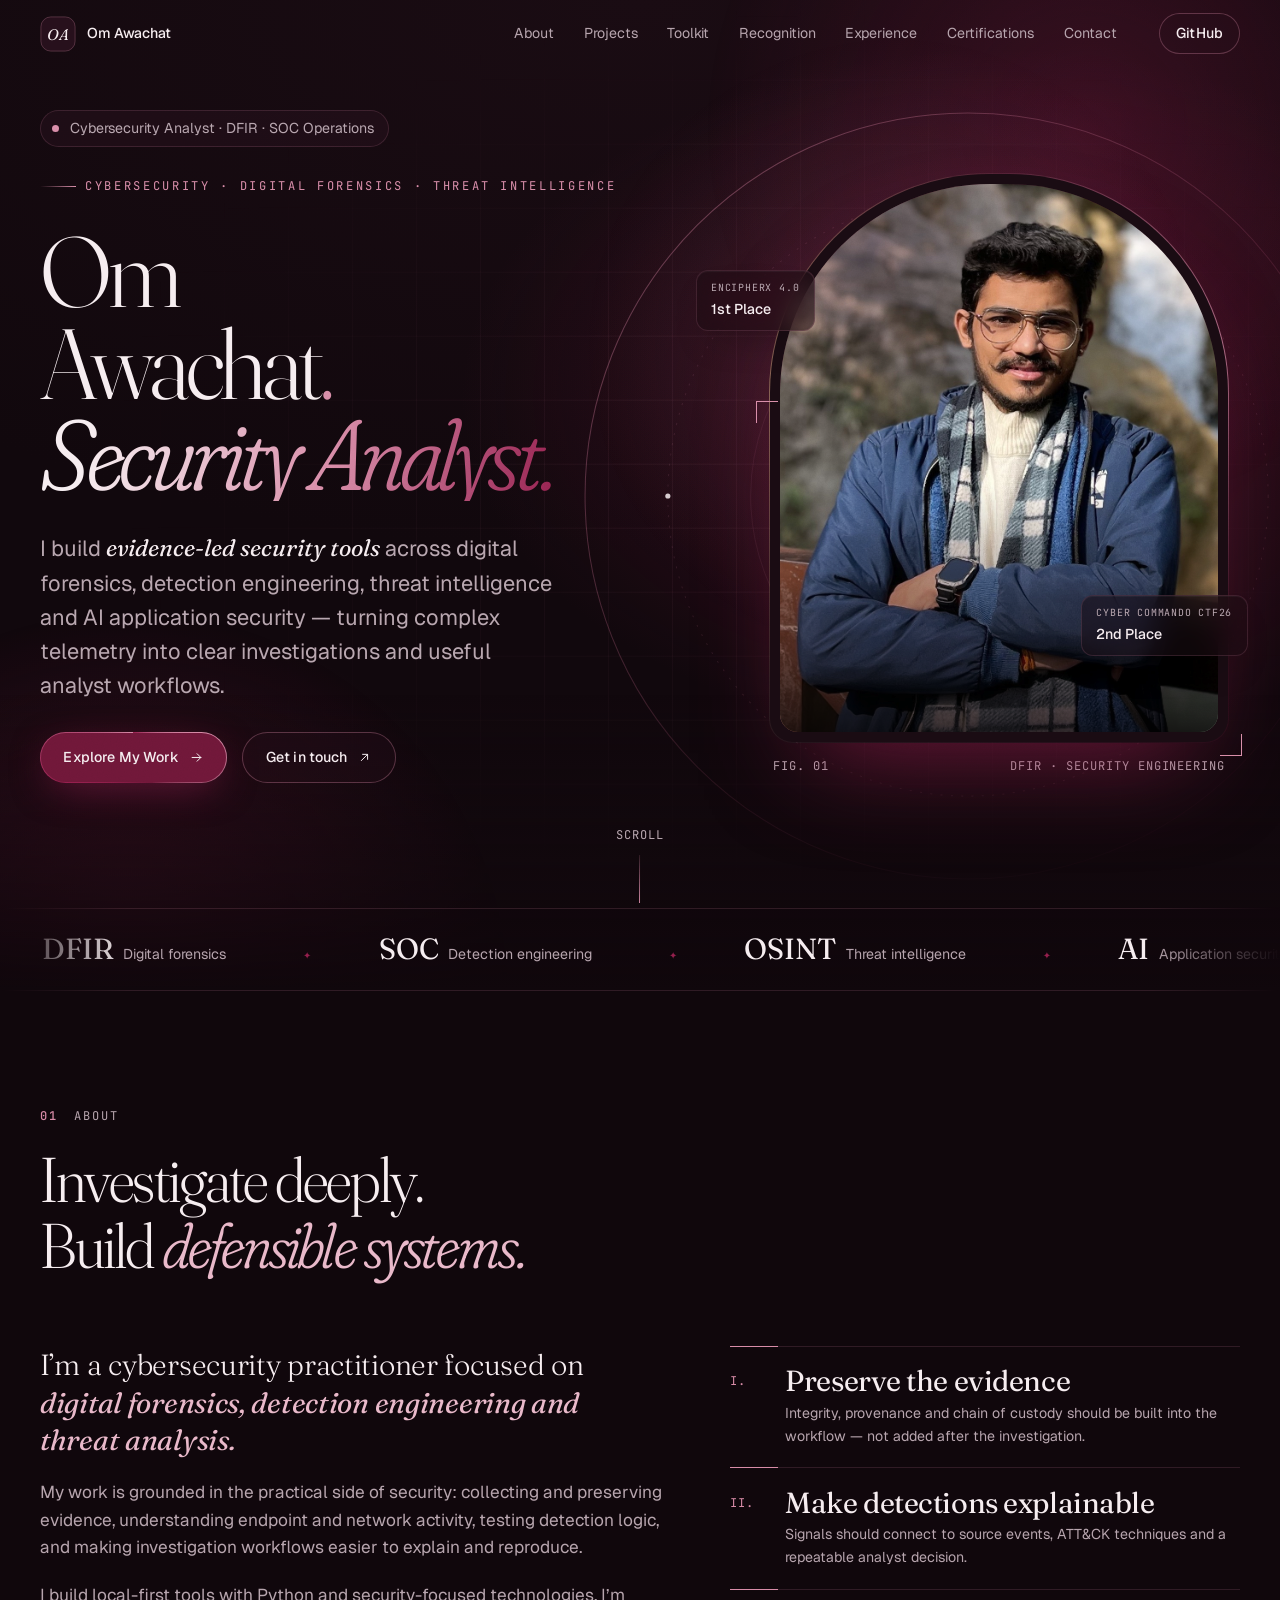
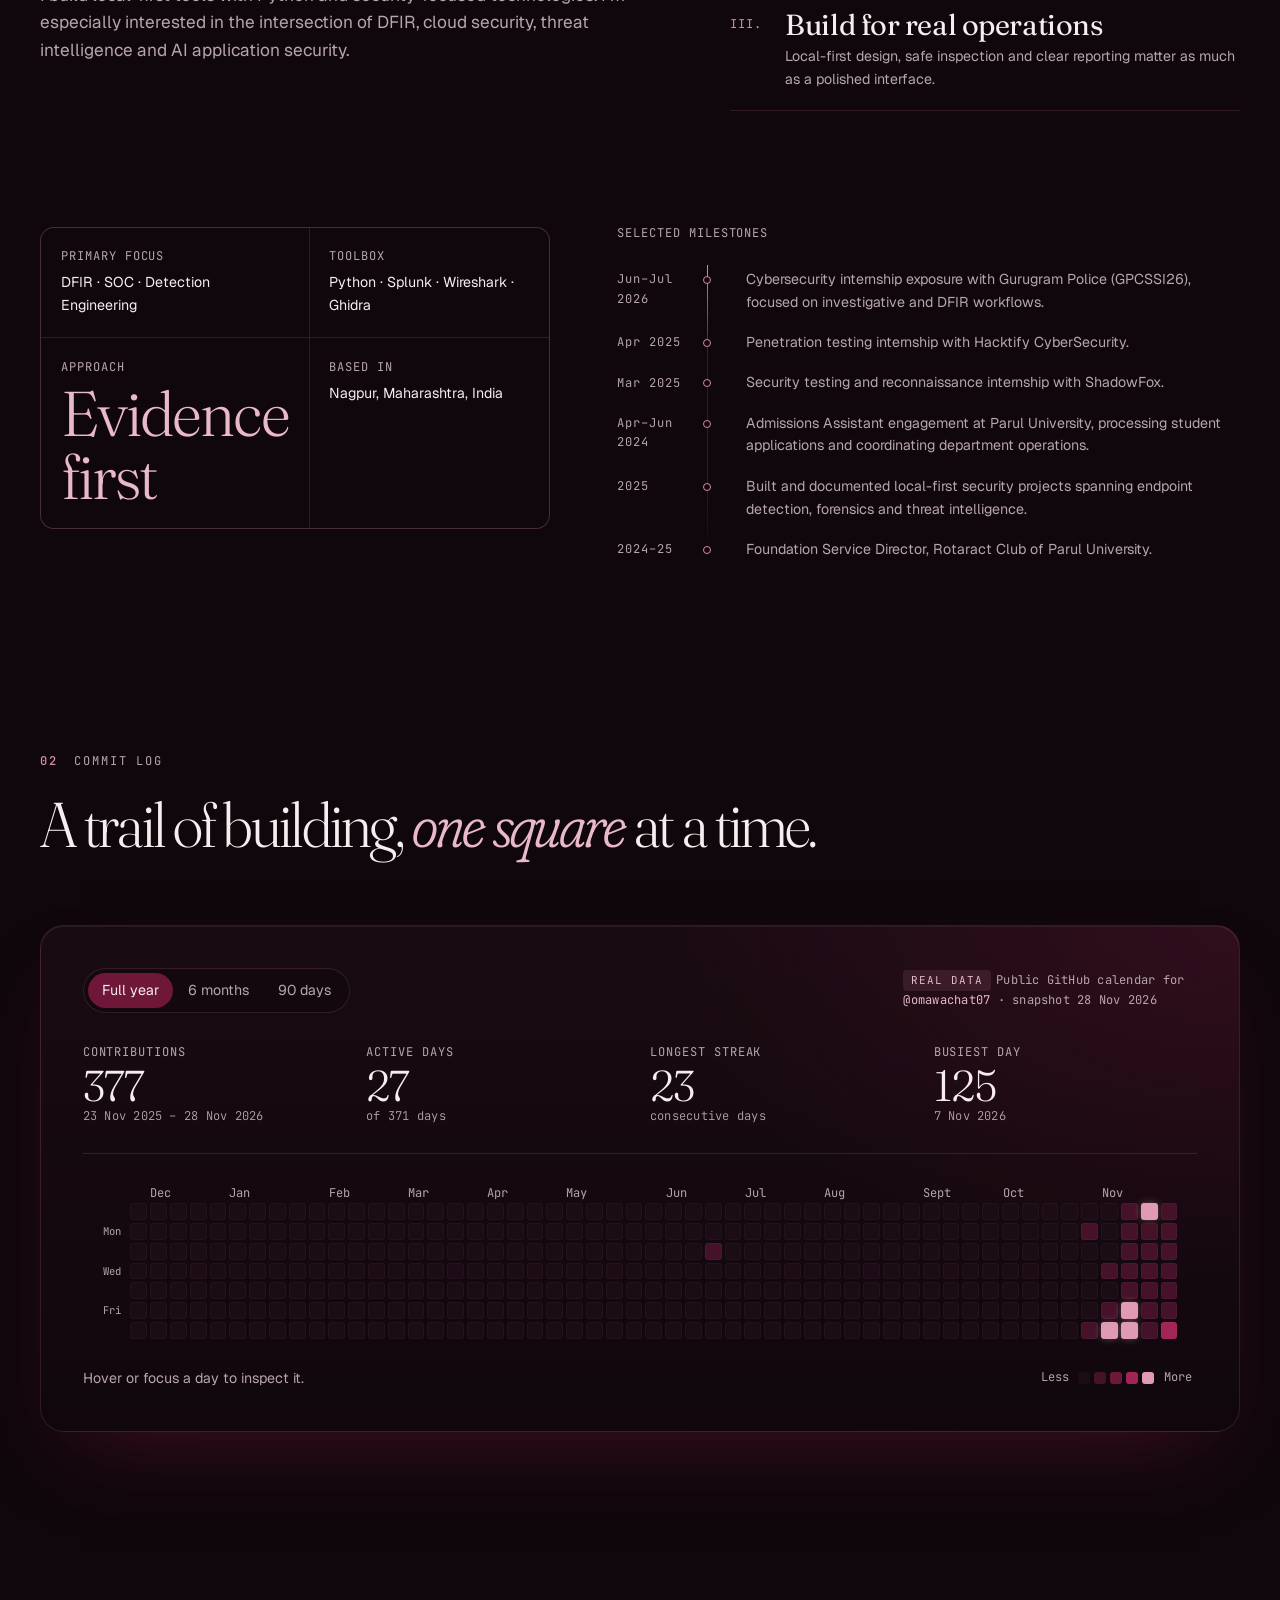
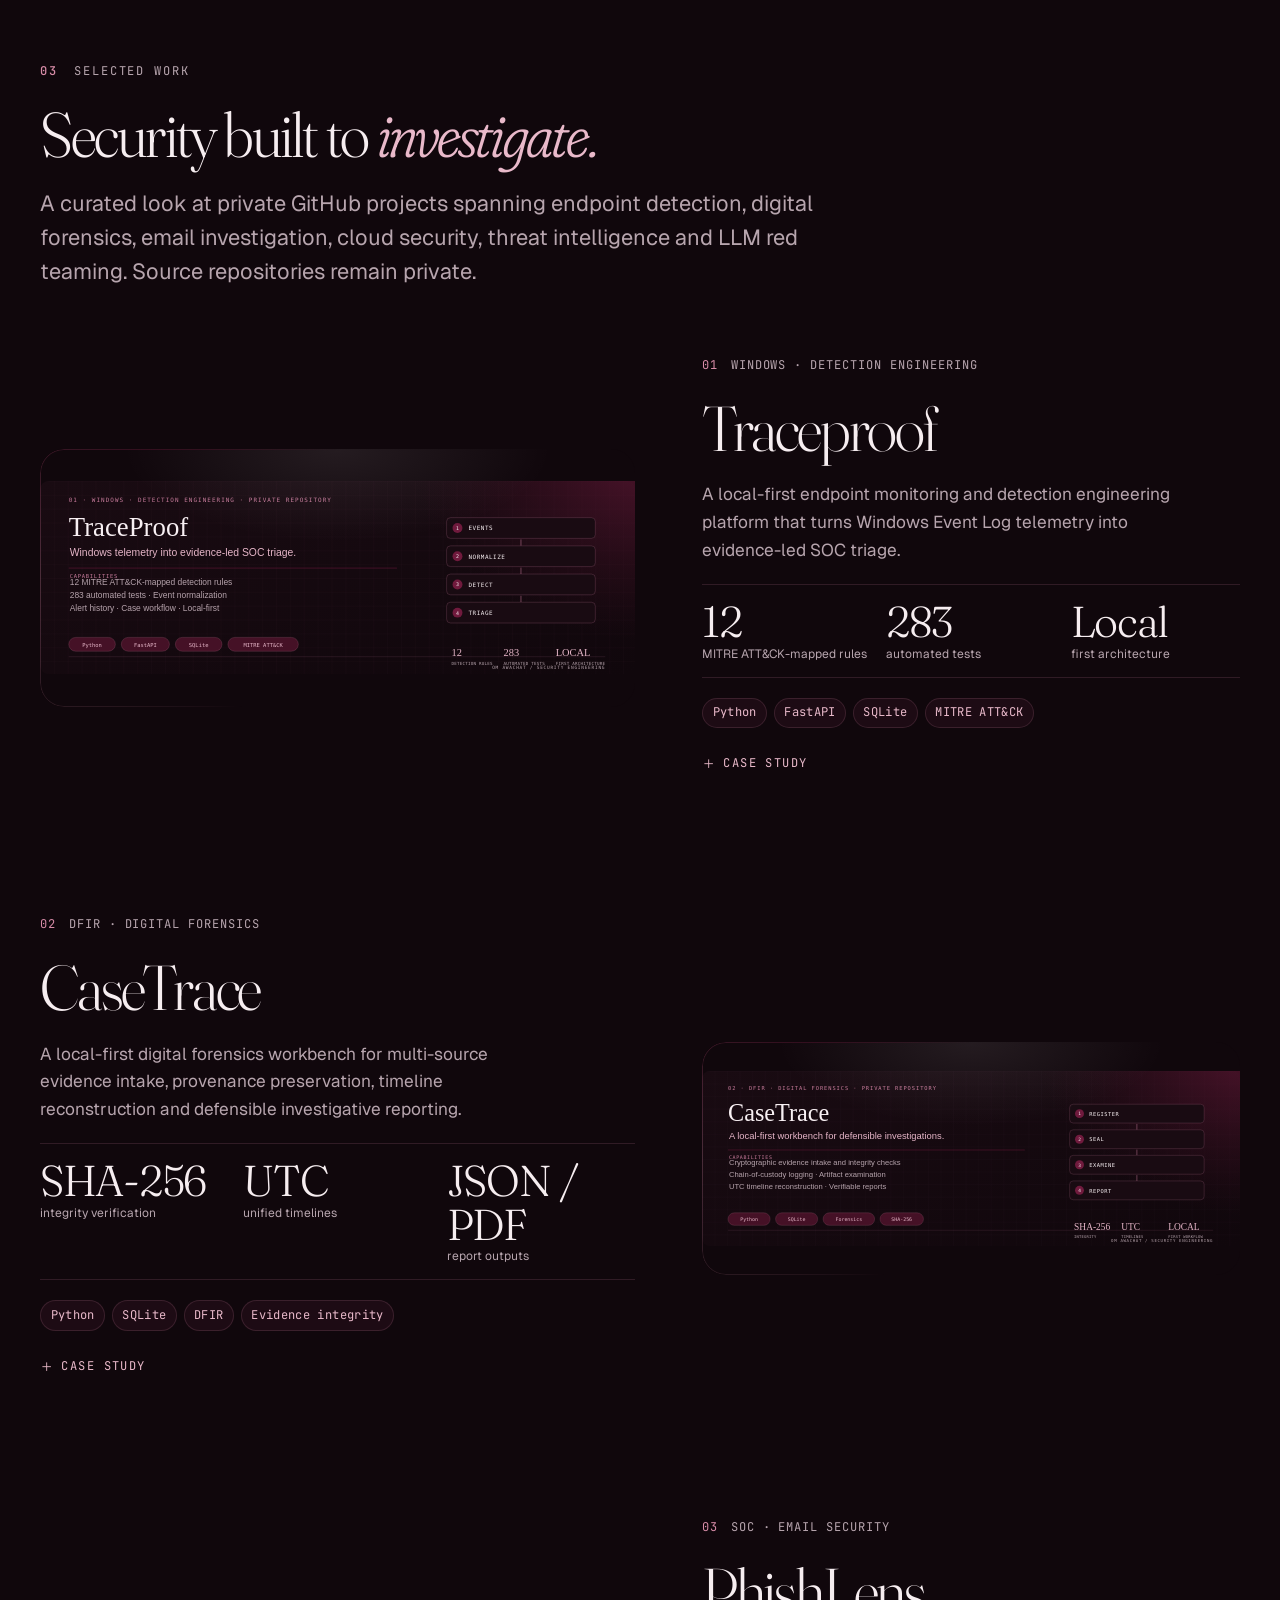
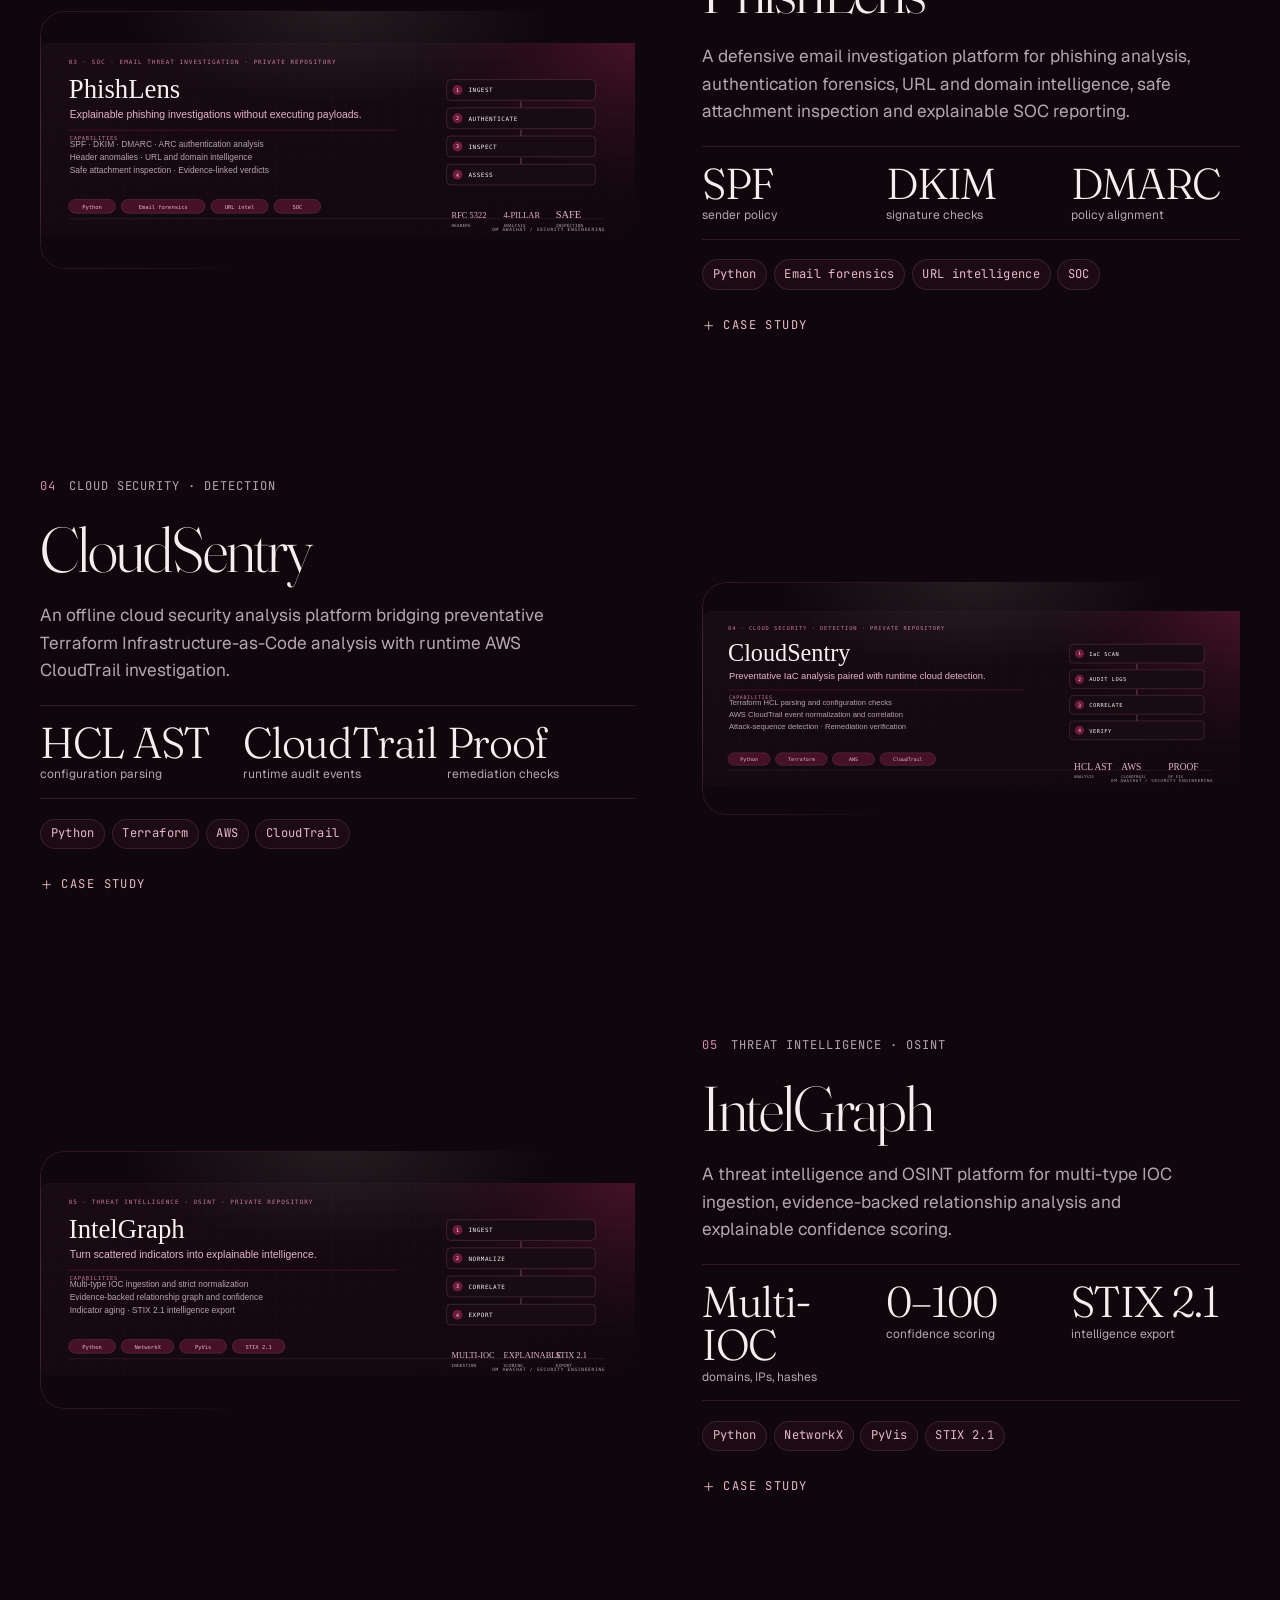
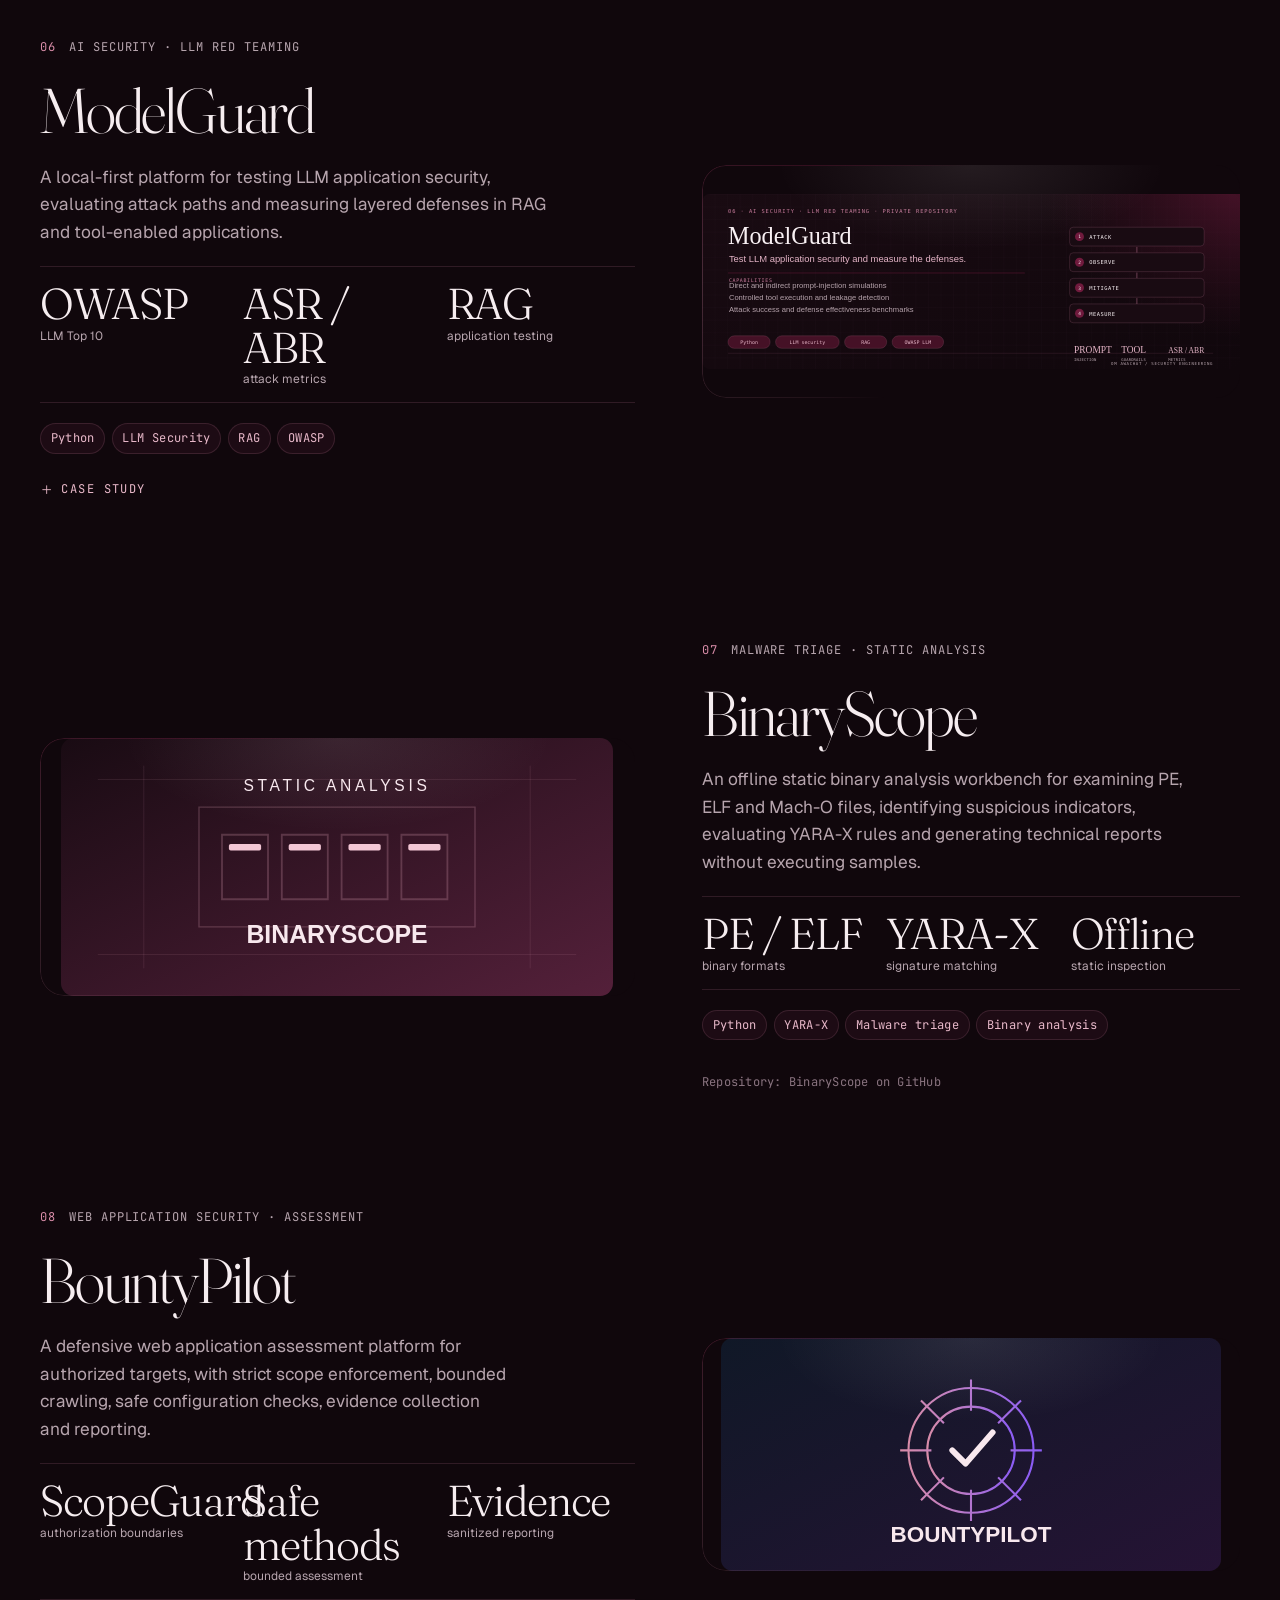
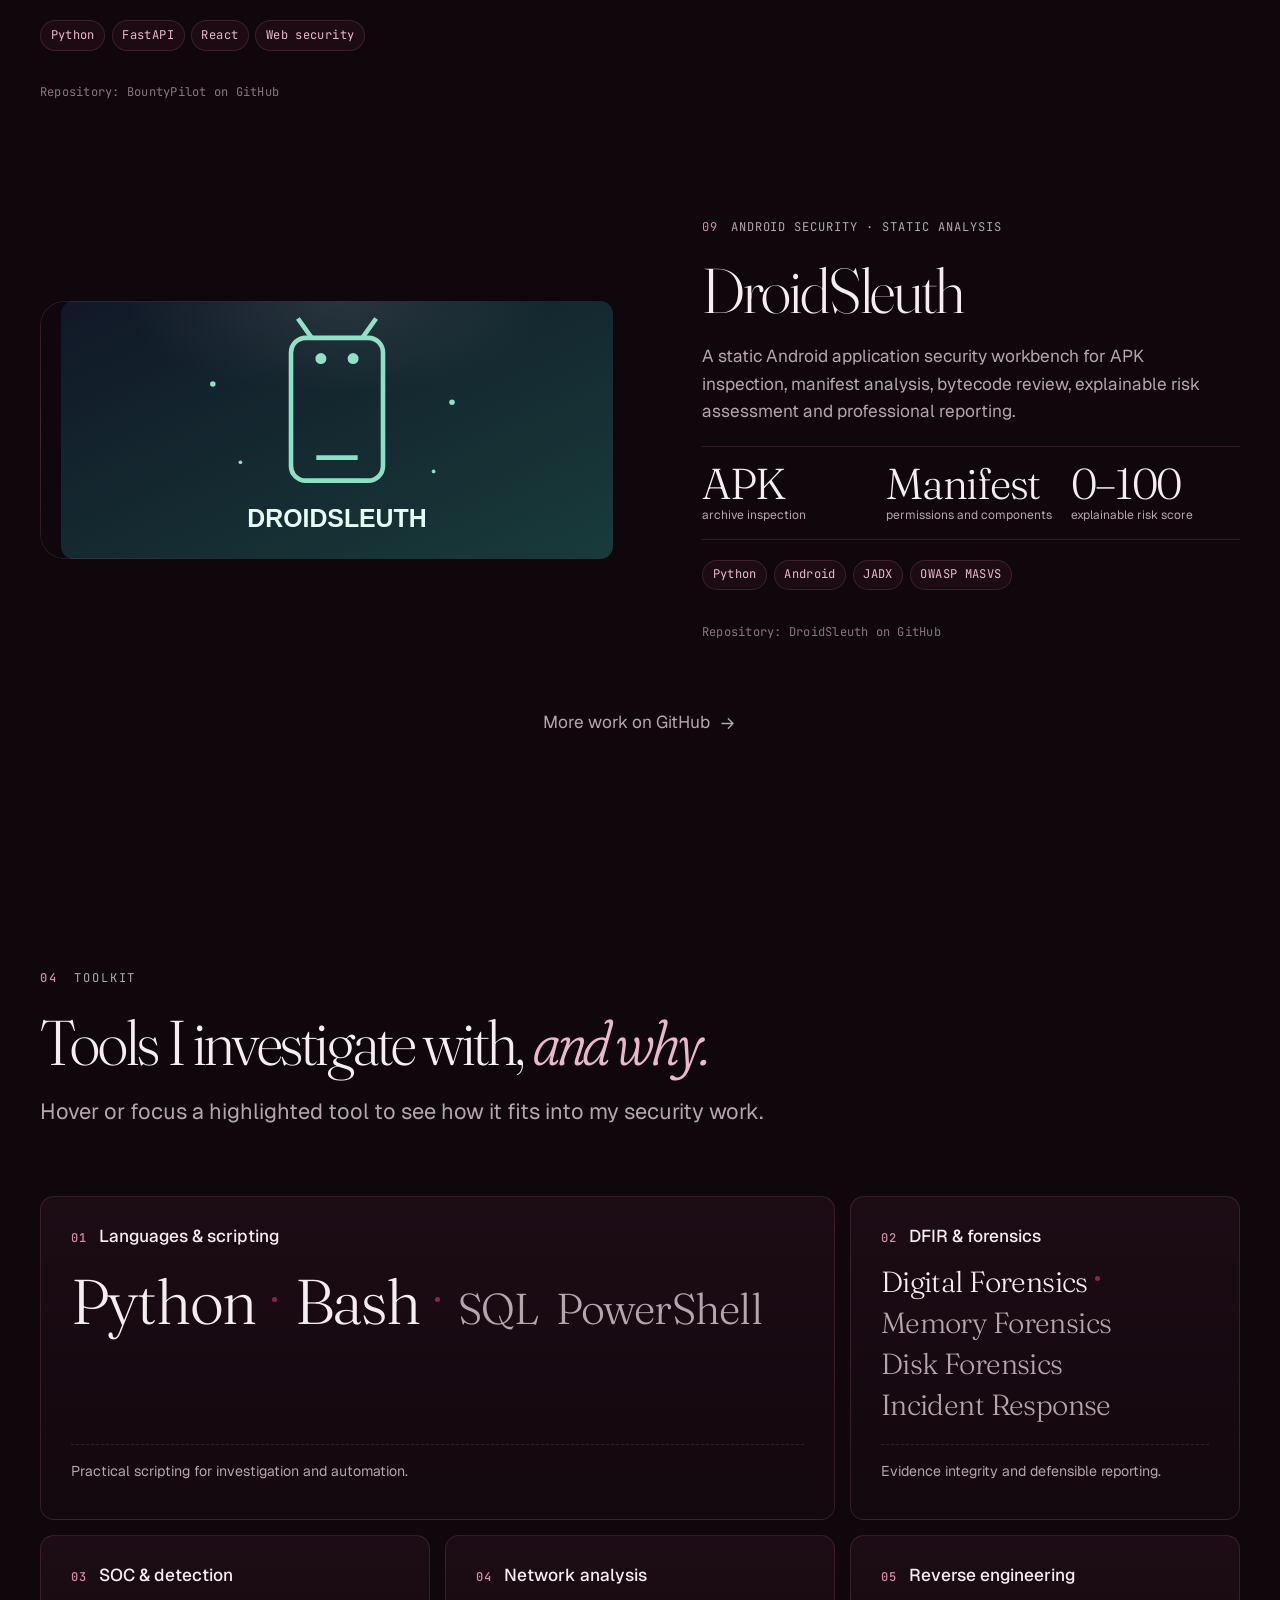
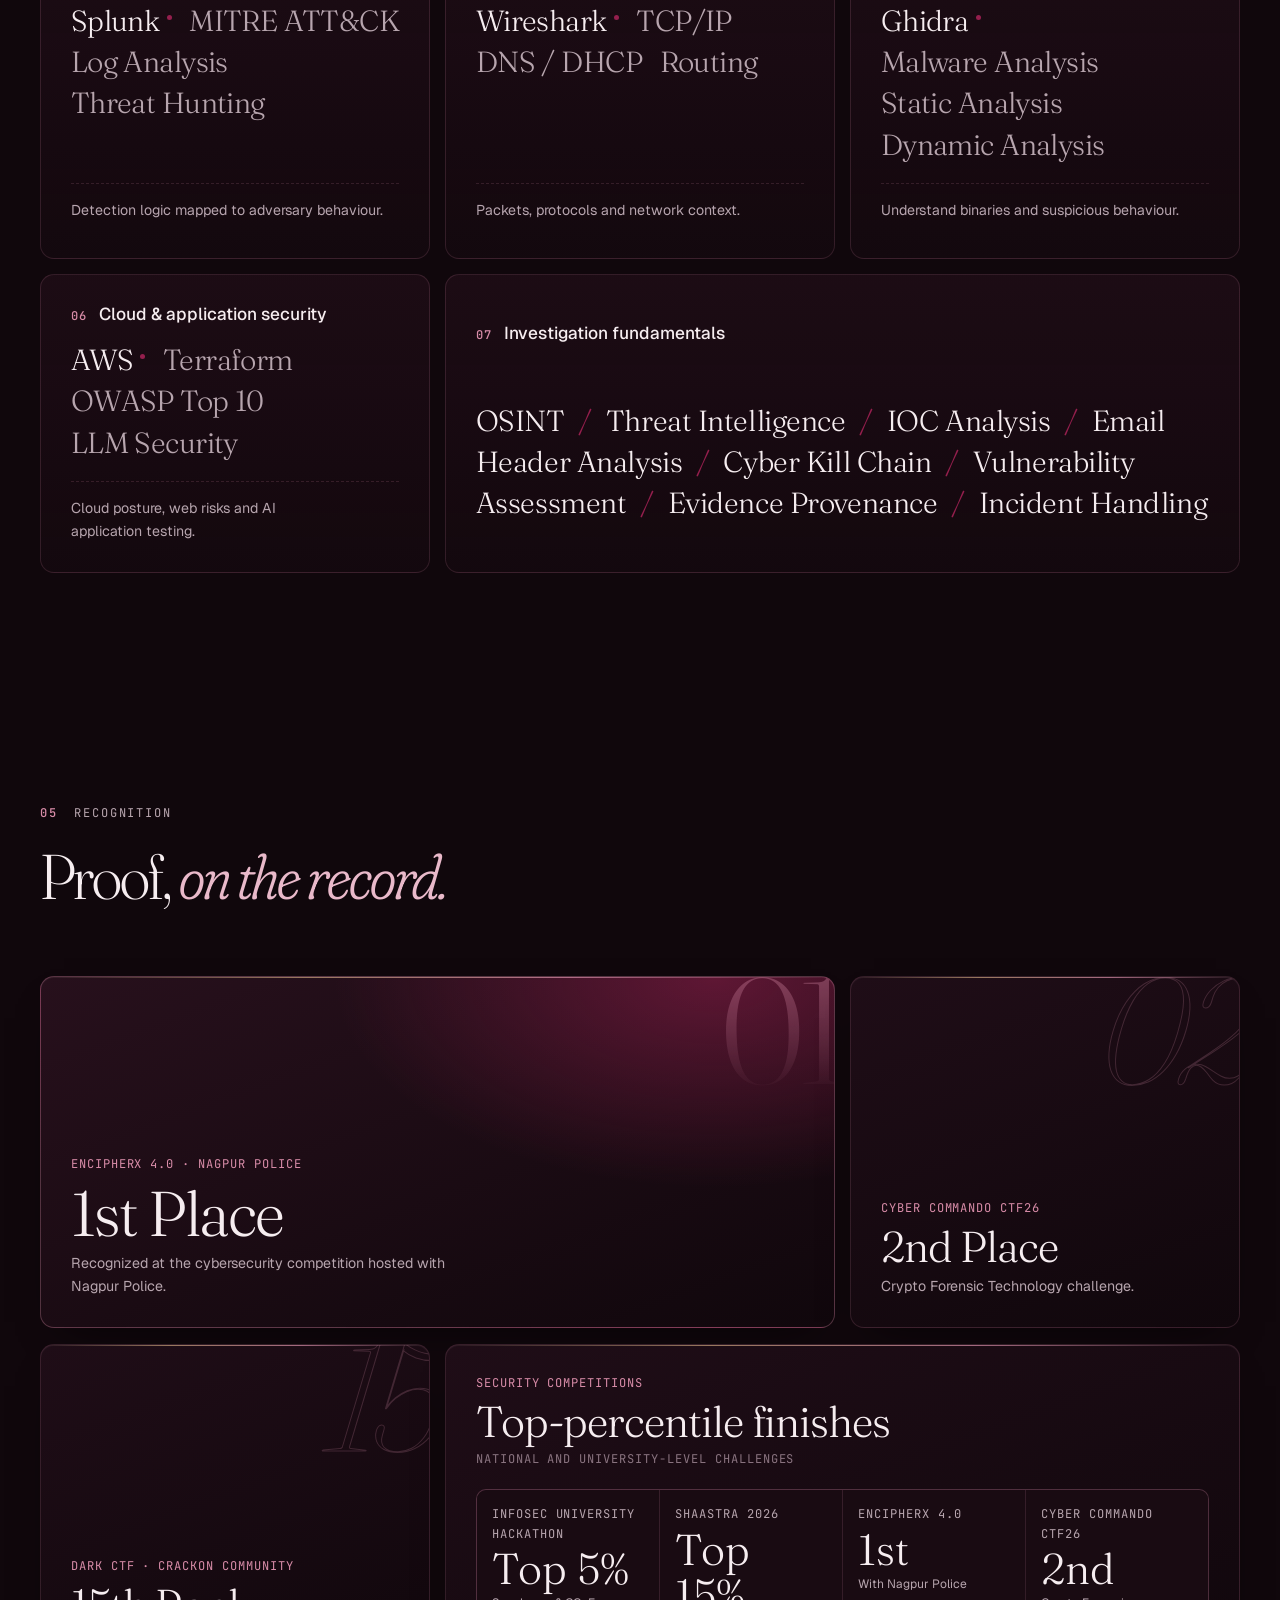
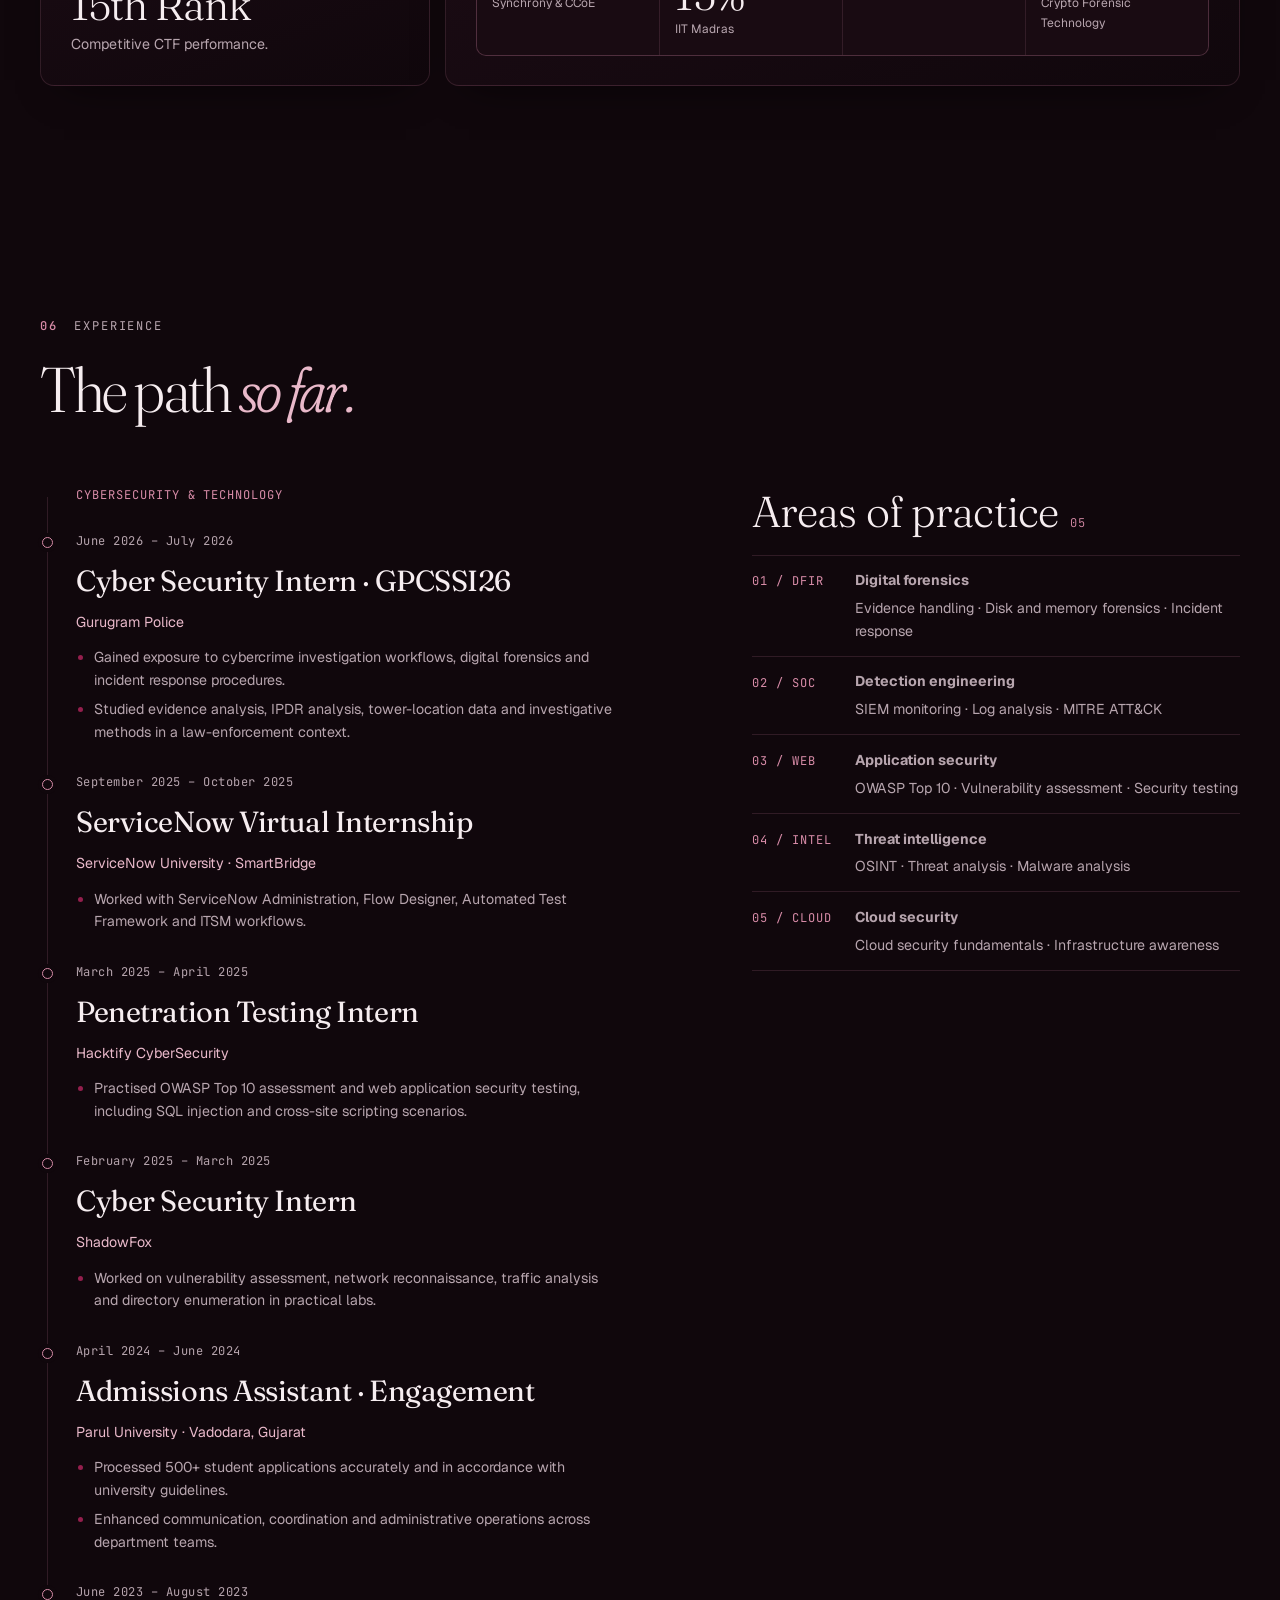
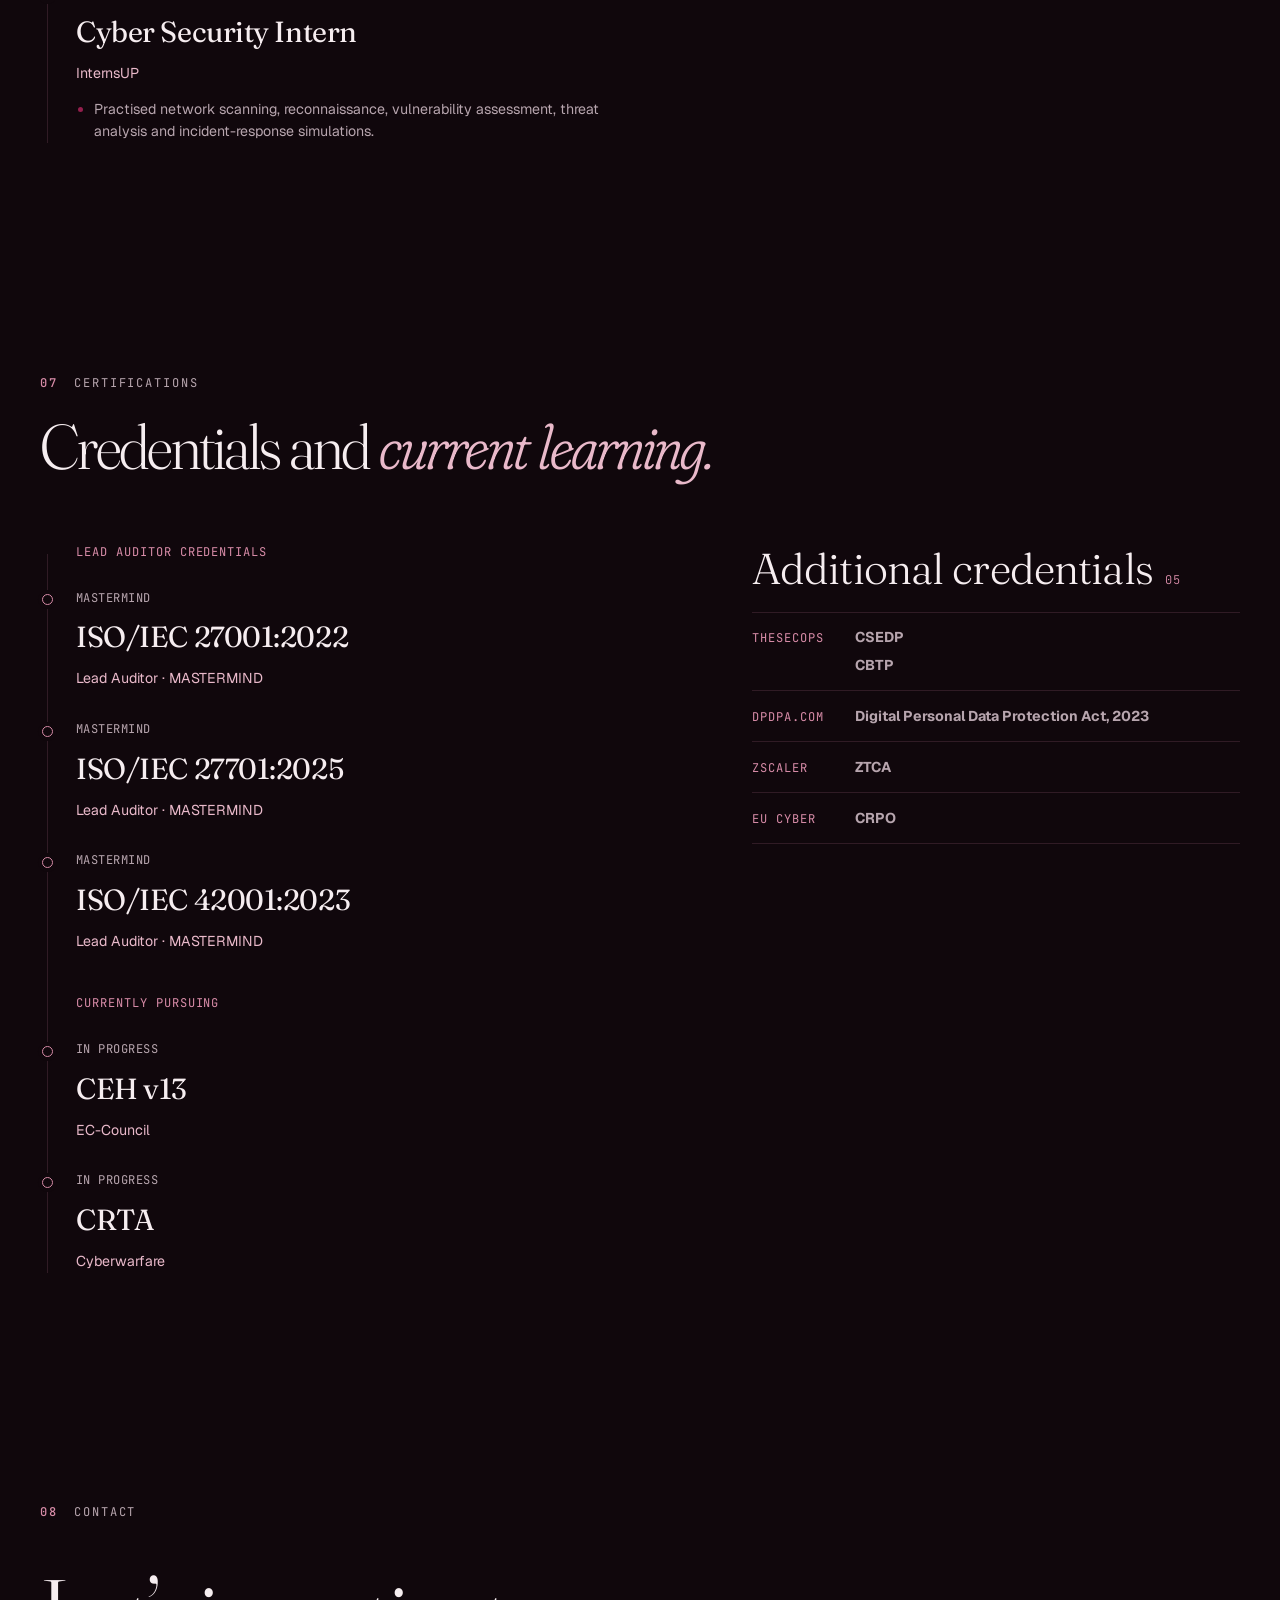
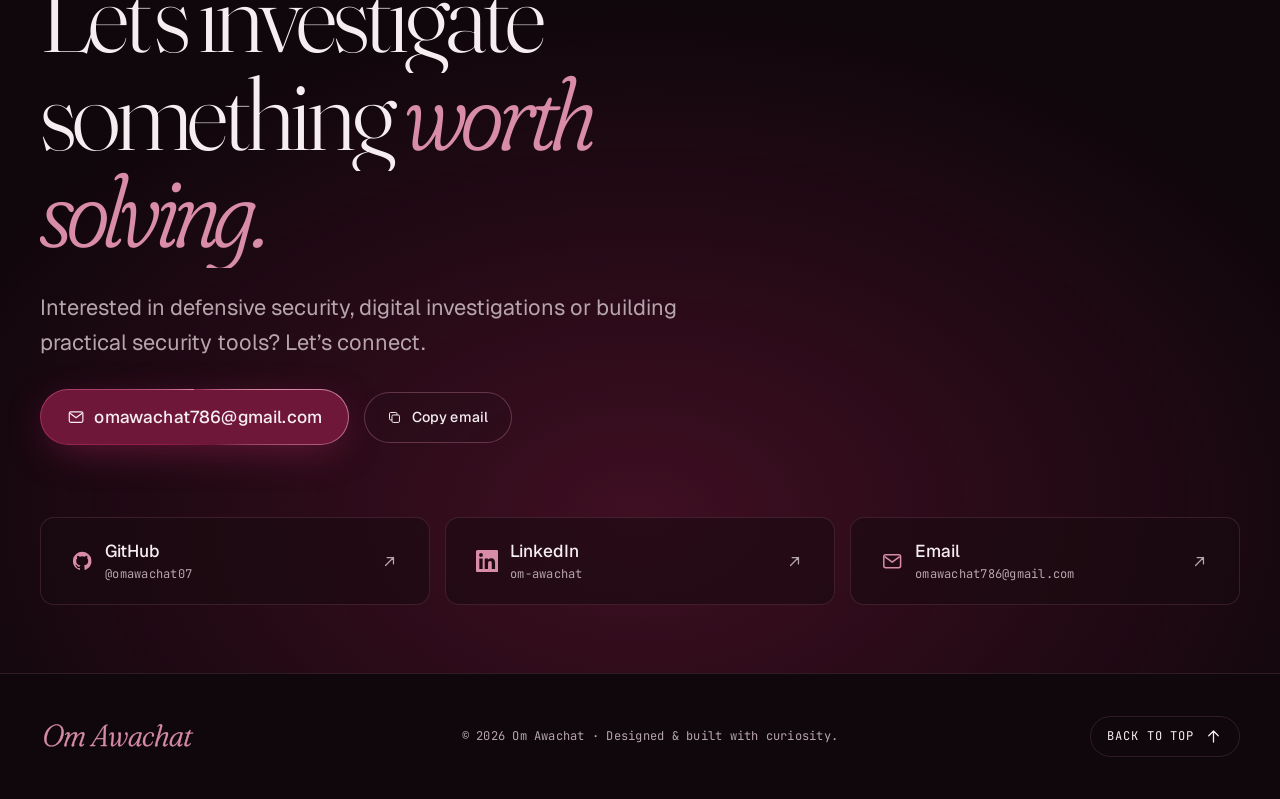
<file: index.html>
<!doctype html>
<html lang="en">
<head>
  <meta charset="utf-8">
  <meta name="viewport" content="width=device-width, initial-scale=1, viewport-fit=cover">
  <title>Om Awachat — Cybersecurity Analyst &amp; Security Analyst</title>
  <meta name="description" content="Om Awachat builds evidence-led defensive security tools across DFIR, detection engineering, email security, cloud security, threat intelligence and AI application security.">
  <meta name="author" content="Om Awachat">
  <meta name="theme-color" content="#10070C">
  <link rel="canonical" href="https://omawachat07.github.io/omawachat07/">
  <meta property="og:type" content="profile">
  <meta property="og:site_name" content="Om Awachat">
  <meta property="og:title" content="Om Awachat — Cybersecurity Analyst">
  <meta property="og:description" content="Investigate with curiosity. Defend with evidence.">
  <meta property="og:url" content="https://omawachat07.github.io/omawachat07/">
  <meta property="og:image" content="https://raw.githubusercontent.com/omawachat07/omawachat07/main/assets/om-awachat-portrait-v2.jpg">
  <meta property="og:image:alt" content="Om Awachat GitHub profile portrait">
  <meta name="twitter:card" content="summary_large_image">
  <meta name="twitter:title" content="Om Awachat — Cybersecurity Analyst">
  <meta name="twitter:description" content="Investigate with curiosity. Defend with evidence.">
  <meta name="twitter:image" content="https://raw.githubusercontent.com/omawachat07/omawachat07/main/assets/om-awachat-portrait-v2.jpg">
  <link rel="icon" href="favicon.svg" type="image/svg+xml">
  <link rel="preload" as="image" href="assets/img/om-awachat-portrait-v2.jpg" fetchpriority="high">
  <link rel="preconnect" href="https://fonts.googleapis.com">
  <link rel="preconnect" href="https://fonts.gstatic.com" crossorigin>
  <link rel="stylesheet" href="https://fonts.googleapis.com/css2?family=Fraunces:ital,opsz,wght,SOFT,WONK@0,9..144,200..700,0..100,0..1;1,9..144,200..700,0..100,0..1&amp;family=Geist:wght@300..700&amp;family=JetBrains+Mono:wght@400;500&amp;display=swap">
  <link rel="stylesheet" href="assets/css/tokens.css">
  <link rel="stylesheet" href="assets/css/base.css">
  <link rel="stylesheet" href="assets/css/components.css?v=reticle-3">
  <link rel="stylesheet" href="assets/css/sections.css">
  <link rel="stylesheet" href="assets/css/om-custom.css">
  <script>document.documentElement.classList.add("js");</script>
  <script type="module" src="assets/js/main.js?v=reticle-4"></script>
  <script type="application/ld+json">
  {
    "@context": "https://schema.org",
    "@type": "Person",
    "name": "Om Awachat",
    "jobTitle": "Cybersecurity Analyst",
    "email": "mailto:omawachat786@gmail.com",
    "url": "https://omawachat07.github.io/omawachat07/",
    "image": "https://raw.githubusercontent.com/omawachat07/omawachat07/main/assets/om-awachat-portrait-v2.jpg",
    "sameAs": ["https://github.com/omawachat07", "https://www.linkedin.com/in/om-awachat/"]
  }
  </script>
</head>
<body>
<div class="custom-cursor" data-cursor aria-hidden="true">
  <span class="custom-cursor__corner custom-cursor__corner--tl"></span>
  <span class="custom-cursor__corner custom-cursor__corner--tr"></span>
  <span class="custom-cursor__corner custom-cursor__corner--bl"></span>
  <span class="custom-cursor__corner custom-cursor__corner--br"></span>
  <span class="custom-cursor__point"></span>
</div>
<svg width="0" height="0" style="position:absolute" aria-hidden="true" focusable="false">
    <symbol id="i-arrow" viewBox="0 0 24 24"><path fill="none" stroke="currentColor" stroke-width="1.6" stroke-linecap="round" stroke-linejoin="round" d="M5 12h14M13 6l6 6-6 6"/></symbol>
    <symbol id="i-ext" viewBox="0 0 24 24"><path fill="none" stroke="currentColor" stroke-width="1.6" stroke-linecap="round" stroke-linejoin="round" d="M7 17 17 7M9 7h8v8"/></symbol>
    <symbol id="i-down" viewBox="0 0 24 24"><path fill="none" stroke="currentColor" stroke-width="1.6" stroke-linecap="round" stroke-linejoin="round" d="M12 5v14M6 13l6 6 6-6"/></symbol>
    <symbol id="i-up" viewBox="0 0 24 24"><path fill="none" stroke="currentColor" stroke-width="1.6" stroke-linecap="round" stroke-linejoin="round" d="M12 19V5M6 11l6-6 6 6"/></symbol>
    <symbol id="i-plus" viewBox="0 0 24 24"><path fill="none" stroke="currentColor" stroke-width="1.6" stroke-linecap="round" d="M12 5v14M5 12h14"/></symbol>
    <symbol id="i-mail" viewBox="0 0 24 24"><g fill="none" stroke="currentColor" stroke-width="1.6" stroke-linejoin="round"><rect x="3" y="5" width="18" height="14" rx="2"/><path d="m4 7 8 6 8-6"/></g></symbol>
    <symbol id="i-copy" viewBox="0 0 24 24"><g fill="none" stroke="currentColor" stroke-width="1.6" stroke-linejoin="round"><rect x="8" y="8" width="12" height="12" rx="2"/><path d="M16 8V6a2 2 0 0 0-2-2H6a2 2 0 0 0-2 2v8a2 2 0 0 0 2 2h2"/></g></symbol>
    <symbol id="i-check" viewBox="0 0 24 24"><path fill="none" stroke="currentColor" stroke-width="1.8" stroke-linecap="round" stroke-linejoin="round" d="m5 12.5 4.5 4.5L19 7.5"/></symbol>
    <symbol id="i-play" viewBox="0 0 24 24"><g fill="none" stroke="currentColor" stroke-width="1.6" stroke-linejoin="round"><circle cx="12" cy="12" r="9"/><path d="m10 8.5 5.5 3.5-5.5 3.5z"/></g></symbol>
    <symbol id="i-film" viewBox="0 0 24 24"><g fill="none" stroke="currentColor" stroke-width="1.6" stroke-linejoin="round"><rect x="3" y="4" width="18" height="16" rx="2"/><path d="M7 4v16M17 4v16M3 9h4M3 15h4M17 9h4M17 15h4"/></g></symbol>
    <symbol id="i-github" viewBox="0 0 24 24"><path fill="currentColor" d="M12 2a10 10 0 0 0-3.16 19.49c.5.09.68-.22.68-.48v-1.7c-2.78.6-3.37-1.34-3.37-1.34-.45-1.16-1.11-1.47-1.11-1.47-.91-.62.07-.61.07-.61 1 .07 1.53 1.03 1.53 1.03.89 1.53 2.34 1.09 2.91.83.09-.65.35-1.09.63-1.34-2.22-.25-4.55-1.11-4.55-4.94 0-1.09.39-1.98 1.03-2.68-.1-.25-.45-1.27.1-2.65 0 0 .84-.27 2.75 1.02a9.56 9.56 0 0 1 5 0c1.91-1.29 2.75-1.02 2.75-1.02.55 1.38.2 2.4.1 2.65.64.7 1.03 1.59 1.03 2.68 0 3.84-2.34 4.68-4.57 4.93.36.31.68.92.68 1.85v2.74c0 .27.18.58.69.48A10 10 0 0 0 12 2Z"/></symbol>
    <symbol id="i-linkedin" viewBox="0 0 24 24"><path fill="currentColor" d="M20.45 20.45h-3.56v-5.57c0-1.33-.02-3.04-1.85-3.04-1.86 0-2.14 1.45-2.14 2.94v5.67H9.35V9h3.41v1.56h.05c.48-.9 1.64-1.85 3.37-1.85 3.6 0 4.27 2.37 4.27 5.46v6.28ZM5.34 7.43a2.06 2.06 0 1 1 0-4.13 2.06 2.06 0 0 1 0 4.13ZM7.12 20.45H3.56V9h3.56v11.45ZM22.22 0H1.77C.79 0 0 .77 0 1.73v20.54C0 23.23.79 24 1.77 24h20.45c.98 0 1.78-.77 1.78-1.73V1.73C24 .77 23.2 0 22.22 0Z"/></symbol>
  </svg>
<a class="skip-link" href="#main">Skip to content</a>
<div class="intro" aria-hidden="true">
  <svg class="intro__mark" viewBox="0 0 120 120"><circle cx="60" cy="60" r="54"/><text x="60" y="74" text-anchor="middle">OA</text></svg>
</div>
<div class="scroll-progress" aria-hidden="true"><span></span></div>

<header class="nav" data-nav>
  <div class="nav__inner container">
    <a class="nav__brand" href="#top" aria-label="Om Awachat — back to top">
      <svg class="nav__mono" viewBox="0 0 40 40" aria-hidden="true"><rect x="1" y="1" width="38" height="38" rx="11"/><text x="20" y="26.5" text-anchor="middle">OA</text></svg>
      <span class="nav__name">Om Awachat</span>
    </a>
    <nav class="nav__links" aria-label="Primary">
      <ul role="list">
        <li><a href="#about" data-navlink>About</a></li>
        <li><a href="#projects" data-navlink>Projects</a></li>
        <li><a href="#skills" data-navlink>Toolkit</a></li>
        <li><a href="#achievements" data-navlink>Recognition</a></li>
        <li><a href="#experience" data-navlink>Experience</a></li>
        <li><a href="#certifications" data-navlink>Certifications</a></li>
        <li><a href="#contact" data-navlink>Contact</a></li>
      </ul>
    </nav>
    <a class="btn btn--ghost btn--small nav__cta" href="https://github.com/omawachat07" target="_blank" rel="noopener">GitHub</a>
    <button class="nav__toggle" type="button" aria-expanded="false" aria-controls="mobile-menu" data-menu-toggle>
      <span class="visually-hidden">Open menu</span><span class="nav__burger" aria-hidden="true"><i></i><i></i></span>
    </button>
  </div>
  <div class="mobile-menu" id="mobile-menu" data-menu hidden>
    <nav aria-label="Mobile"><ol role="list">
      <li style="--i:0"><a href="#about"><span class="mono">01</span>About</a></li>
      <li style="--i:1"><a href="#projects"><span class="mono">02</span>Projects</a></li>
      <li style="--i:2"><a href="#skills"><span class="mono">03</span>Toolkit</a></li>
      <li style="--i:3"><a href="#achievements"><span class="mono">04</span>Recognition</a></li>
      <li style="--i:4"><a href="#experience"><span class="mono">05</span>Experience</a></li>
      <li style="--i:5"><a href="#contact"><span class="mono">06</span>Contact</a></li>
    </ol></nav>
    <div class="mobile-menu__foot">
      <a class="btn btn--primary" href="mailto:omawachat786@gmail.com">Email Om</a>
      <a class="mono link-u" href="https://github.com/omawachat07">github.com/omawachat07</a>
    </div>
  </div>
</header>

<main id="main">
  <section class="hero" id="top" aria-labelledby="hero-title" data-hero>
    <div class="hero__bg" aria-hidden="true">
      <div class="hero__field hero__field--a"></div><div class="hero__field hero__field--b"></div><div class="hero__grid"></div><div class="hero__spot"></div>
      <svg class="hero__orbits" viewBox="0 0 800 800" fill="none"><defs><linearGradient id="orb-g" x1="0" y1="0" x2="1" y2="1"><stop offset="0" stop-color="#D88CA8" stop-opacity=".55"/><stop offset="1" stop-color="#6E1738" stop-opacity="0"/></linearGradient></defs><g class="orbit orbit--1"><ellipse cx="400" cy="400" rx="370" ry="370" stroke="url(#orb-g)"/><circle cx="770" cy="400" r="3.5" fill="#D88CA8"/></g><g class="orbit orbit--2"><ellipse cx="400" cy="400" rx="290" ry="290" stroke="rgba(216,140,168,.14)" stroke-dasharray="2 8"/><circle cx="110" cy="400" r="2.5" fill="#F6EDF0"/></g><g class="orbit orbit--3"><ellipse cx="400" cy="400" rx="210" ry="210" stroke="rgba(216,140,168,.1)"/><circle cx="400" cy="190" r="2" fill="#D88CA8"/></g></svg>
    </div>
    <div class="hero__inner container">
      <div class="hero__copy">
        <p class="hero__status" data-reveal style="--d:1"><span class="dot" aria-hidden="true"></span>Cybersecurity Analyst · DFIR · SOC Operations</p>
        <p class="eyebrow" data-reveal style="--d:2">Cybersecurity · Digital Forensics · Threat Intelligence</p>
        <h1 class="hero__title" id="hero-title">
          <span class="line-mask"><span style="--d:0">Om</span></span>
          <span class="line-mask"><span style="--d:1">Awachat<span class="hero__period">.</span></span></span>
          <span class="line-mask"><span style="--d:2" class="italic">Security Analyst.</span></span>
        </h1>
        <p class="hero__lede" data-reveal style="--d:5">I build <em>evidence-led security tools</em> across digital forensics, detection engineering, threat intelligence and AI application security — turning complex telemetry into clear investigations and useful analyst workflows.</p>
        <div class="hero__ctas" data-reveal style="--d:6">
          <a class="btn btn--primary" href="#projects" data-magnetic>Explore My Work <svg class="arrow" aria-hidden="true"><use href="#i-arrow"/></svg></a>
          <a class="btn btn--ghost" href="#contact" data-magnetic>Get in touch <svg aria-hidden="true"><use href="#i-ext"/></svg></a>
        </div>
        <ul class="hero__social" role="list" data-reveal style="--d:7">
          <li><a class="link-u" href="https://github.com/omawachat07" target="_blank" rel="noopener"><svg class="icon" aria-hidden="true"><use href="#i-github"/></svg>GitHub</a></li>
          <li><a class="link-u" href="https://www.linkedin.com/in/om-awachat/" target="_blank" rel="noopener"><svg class="icon" aria-hidden="true"><use href="#i-linkedin"/></svg>LinkedIn</a></li>
        </ul>
      </div>
      <figure class="portrait" data-tilt>
        <div class="portrait__frame"><div class="portrait__photo">
          <img src="assets/img/om-awachat-portrait-v2.jpg" width="640" height="640" alt="Om Awachat GitHub profile portrait" fetchpriority="high" decoding="async">
        </div><span class="portrait__corner portrait__corner--tl" aria-hidden="true"></span><span class="portrait__corner portrait__corner--br" aria-hidden="true"></span></div>
        <figcaption class="portrait__meta"><span class="mono">Fig. 01</span><span class="mono">DFIR · SECURITY ENGINEERING</span></figcaption>
        <p class="portrait__chip portrait__chip--a glass" aria-hidden="true"><span class="mono">EncipherX 4.0</span><b>1st Place</b></p>
        <p class="portrait__chip portrait__chip--b glass" aria-hidden="true"><span class="mono">Cyber Commando CTF26</span><b>2nd Place</b></p>
      </figure>
    </div>
    <a class="hero__scroll" href="#about" aria-label="Scroll to About"><span class="mono">Scroll</span><span class="hero__scroll-line" aria-hidden="true"></span></a>
    <div class="ticker" aria-label="Highlights"><ul role="list" class="ticker__track">
      <li><b>DFIR</b> Digital forensics</li><li><b>SOC</b> Detection engineering</li><li><b>OSINT</b> Threat intelligence</li><li><b>AI</b> Application security</li><li><b>1st</b> EncipherX 4.0</li><li><b>2nd</b> Cyber Commando CTF26</li>
    </ul></div>
  </section>

  <section class="section about" id="about" aria-labelledby="about-title">
    <div class="container">
      <header class="section-head"><p class="section-index" data-reveal><b>01</b> About</p><h2 class="section-title" id="about-title" data-reveal style="--d:1">Investigate deeply. Build <em>defensible systems.</em></h2></header>
      <div class="about__grid">
        <div class="about__intro" data-reveal style="--d:1">
          <p class="about__lead">I’m a cybersecurity practitioner focused on <strong>digital forensics, detection engineering and threat analysis.</strong></p>
          <p>My work is grounded in the practical side of security: collecting and preserving evidence, understanding endpoint and network activity, testing detection logic, and making investigation workflows easier to explain and reproduce.</p>
          <p>I build local-first tools with Python and security-focused technologies. I’m especially interested in the intersection of DFIR, cloud security, threat intelligence and AI application security.</p>
        </div>
        <ol class="principles" role="list">
          <li class="principle" data-reveal style="--d:2"><span class="principle__n mono">i.</span><h3>Preserve the evidence</h3><p>Integrity, provenance and chain of custody should be built into the workflow — not added after the investigation.</p></li>
          <li class="principle" data-reveal style="--d:3"><span class="principle__n mono">ii.</span><h3>Make detections explainable</h3><p>Signals should connect to source events, ATT&amp;CK techniques and a repeatable analyst decision.</p></li>
          <li class="principle" data-reveal style="--d:4"><span class="principle__n mono">iii.</span><h3>Build for real operations</h3><p>Local-first design, safe inspection and clear reporting matter as much as a polished interface.</p></li>
        </ol>
      </div>
      <div class="about__lower">
        <dl class="facts" data-reveal>
          <div><dt class="mono">Primary focus</dt><dd>DFIR · SOC · Detection Engineering</dd></div>
          <div><dt class="mono">Toolbox</dt><dd>Python · Splunk · Wireshark · Ghidra</dd></div>
          <div><dt class="mono">Approach</dt><dd><span class="facts__big">Evidence first</span></dd></div>
          <div><dt class="mono">Based in</dt><dd>Nagpur, Maharashtra, India</dd></div>
        </dl>
        <div class="milestones" data-reveal style="--d:1">
          <h3 class="mono milestones__title">Selected milestones</h3>
          <ol class="milestones__list" role="list">
            <li><time class="mono">Jun–Jul 2026</time><p>Cybersecurity internship exposure with Gurugram Police (GPCSSI26), focused on investigative and DFIR workflows.</p></li>
            <li><time class="mono">Apr 2025</time><p>Penetration testing internship with Hacktify CyberSecurity.</p></li>
            <li><time class="mono">Mar 2025</time><p>Security testing and reconnaissance internship with ShadowFox.</p></li>
            <li><time class="mono">Apr–Jun 2024</time><p>Admissions Assistant engagement at Parul University, processing student applications and coordinating department operations.</p></li>
            <li><time class="mono">2025</time><p>Built and documented local-first security projects spanning endpoint detection, forensics and threat intelligence.</p></li>
            <li><time class="mono">2024–25</time><p>Foundation Service Director, Rotaract Club of Parul University.</p></li>
          </ol>
        </div>
      </div>
    </div>
  </section>

  <section class="section activity" id="activity" aria-labelledby="activity-title">
    <div class="container">
      <header class="section-head"><p class="section-index" data-reveal><b>02</b> Commit log</p><h2 class="section-title" id="activity-title" data-reveal style="--d:1">A trail of building, <em>one square</em> at a time.</h2></header>
      <div class="heatmap" data-heatmap data-reveal="fade">
        <div class="heatmap__top"><div class="heatmap__ranges" role="group" aria-label="Time range"><button type="button" data-range="all" aria-pressed="true">Full year</button><button type="button" data-range="182" aria-pressed="false">6 months</button><button type="button" data-range="90" aria-pressed="false">90 days</button></div><p class="heatmap__source mono" data-heatmap-source>Loading contribution data…</p></div>
        <dl class="heatmap__stats" data-heatmap-stats aria-live="polite"><div><dt class="mono">Contributions</dt><dd data-stat="total">—</dd></div><div><dt class="mono">Active days</dt><dd data-stat="active">—</dd></div><div><dt class="mono">Longest streak</dt><dd data-stat="streak">—</dd></div><div><dt class="mono">Busiest day</dt><dd data-stat="peak">—</dd></div></dl>
        <div class="heatmap__scroller" data-heatmap-scroller><div class="heatmap__board"><div class="heatmap__months" data-heatmap-months aria-hidden="true"></div><div class="heatmap__days mono" aria-hidden="true"><span>Mon</span><span>Wed</span><span>Fri</span></div><div class="heatmap__grid" data-heatmap-grid role="grid" aria-label="Daily GitHub contributions. Use arrow keys to move between days."></div></div></div>
        <div class="heatmap__foot"><p class="heatmap__readout" data-heatmap-readout aria-live="polite">Hover or focus a day to inspect it.</p><div class="heatmap__legend" aria-label="Activity levels: none, low, medium, high, highest"><span class="mono">Less</span><i data-l="0"></i><i data-l="1"></i><i data-l="2"></i><i data-l="3"></i><i data-l="4"></i><span class="mono">More</span></div></div>
        <div class="heatmap__tip glass" data-heatmap-tip role="tooltip" hidden></div>
      </div>
    </div>
  </section>

  <section class="section projects" id="projects" aria-labelledby="projects-title">
    <div class="container">
      <header class="section-head"><p class="section-index" data-reveal><b>03</b> Selected work</p><h2 class="section-title" id="projects-title" data-reveal style="--d:1">Security built to <em>investigate.</em></h2><p class="section-lede" data-reveal style="--d:2">A curated look at private GitHub projects spanning endpoint detection, digital forensics, email investigation, cloud security, threat intelligence and LLM red teaming. Source repositories remain private.</p></header>
      <div class="work">
        <article class="case case--policy" data-reveal aria-labelledby="p1-title">
          <div class="case__visual" data-tilt><img src="assets/img/project-traceproof.svg" alt="TraceProof project artwork: Windows telemetry, normalization, detection and triage workflow" loading="lazy"></div>
          <div class="case__body"><p class="case__kicker mono"><span>01</span> WINDOWS · DETECTION ENGINEERING</p><h3 class="case__title" id="p1-title">Traceproof</h3><p class="case__problem">A local-first endpoint monitoring and detection engineering platform that turns Windows Event Log telemetry into evidence-led SOC triage.</p>
            <ul class="case__metrics" role="list"><li><b>12</b><span>MITRE ATT&amp;CK-mapped rules</span></li><li><b>283</b><span>automated tests</span></li><li><b>Local</b><span>first architecture</span></li></ul>
            <ul class="tags" role="list"><li class="tag">Python</li><li class="tag">FastAPI</li><li class="tag">SQLite</li><li class="tag">MITRE ATT&amp;CK</li></ul>
            <button class="case__toggle" type="button" aria-expanded="false" aria-controls="p1-more"><svg class="icon" aria-hidden="true"><use href="#i-plus"/></svg> Case study</button>
            <div class="case__more" id="p1-more" data-collapsible><div><h4 class="mono">Engineering focus</h4><ul><li>Ingests Windows Security, System and PowerShell event telemetry with normalized UTC timestamps.</li><li>Evaluates modular ATT&amp;CK-mapped detections and tracks alert history, triage and case workflows.</li><li>Uses a self-authored regression dataset and 283 automated tests; Atomic Red Team validation is pending.</li></ul><p class="case__note mono">Private GitHub repository · source not publicly accessible.</p></div></div>
          </div>
        </article>

        <article class="case case--pay case--flip" data-reveal aria-labelledby="p2-title">
          <div class="case__visual" data-tilt><img src="assets/img/project-casetrace.svg" alt="CaseTrace project artwork: evidence registration, integrity sealing, examination and report workflow" loading="lazy"></div>
          <div class="case__body"><p class="case__kicker mono"><span>02</span> DFIR · DIGITAL FORENSICS</p><h3 class="case__title" id="p2-title">CaseTrace</h3><p class="case__problem">A local-first digital forensics workbench for multi-source evidence intake, provenance preservation, timeline reconstruction and defensible investigative reporting.</p>
            <ul class="case__metrics" role="list"><li><b>SHA-256</b><span>integrity verification</span></li><li><b>UTC</b><span>unified timelines</span></li><li><b>JSON / PDF</b><span>report outputs</span></li></ul>
            <ul class="tags" role="list"><li class="tag">Python</li><li class="tag">SQLite</li><li class="tag">DFIR</li><li class="tag">Evidence integrity</li></ul>
            <button class="case__toggle" type="button" aria-expanded="false" aria-controls="p2-more"><svg class="icon" aria-hidden="true"><use href="#i-plus"/></svg> Case study</button>
            <div class="case__more" id="p2-more" data-collapsible><div><h4 class="mono">Investigation lifecycle</h4><ul><li>Formal case registration and cryptographic evidence intake.</li><li>SHA-256 and multi-hash integrity verification with chain-of-custody logging.</li><li>Bounded artifact examination, normalized UTC timelines and tamper-evident reports.</li></ul><p class="case__note mono">Private GitHub repository · source not publicly accessible.</p></div></div>
          </div>
        </article>

        <article class="case case--star" data-reveal aria-labelledby="p3-title">
          <div class="case__visual" data-tilt><img src="assets/img/project-phishlens.svg" alt="PhishLens project artwork: email ingestion, authentication, inspection and assessment workflow" loading="lazy"></div>
          <div class="case__body"><p class="case__kicker mono"><span>03</span> SOC · EMAIL SECURITY</p><h3 class="case__title" id="p3-title">PhishLens</h3><p class="case__problem">A defensive email investigation platform for phishing analysis, authentication forensics, URL and domain intelligence, safe attachment inspection and explainable SOC reporting.</p>
            <ul class="case__metrics" role="list"><li><b>SPF</b><span>sender policy</span></li><li><b>DKIM</b><span>signature checks</span></li><li><b>DMARC</b><span>policy alignment</span></li></ul>
            <ul class="tags" role="list"><li class="tag">Python</li><li class="tag">Email forensics</li><li class="tag">URL intelligence</li><li class="tag">SOC</li></ul>
            <button class="case__toggle" type="button" aria-expanded="false" aria-controls="p3-more"><svg class="icon" aria-hidden="true"><use href="#i-plus"/></svg> Case study</button>
            <div class="case__more" id="p3-more" data-collapsible><div><h4 class="mono">Investigation approach</h4><ul><li>Correlates RFC 5322 header anomalies and SPF, DKIM, DMARC and ARC authentication.</li><li>Analyzes routing, combosquatting and homoglyph domains with evidence-linked findings.</li><li>Uses safe attachment inspection without executing suspicious payloads.</li></ul><p class="case__note mono">Private GitHub repository · source not publicly accessible.</p></div></div>
          </div>
        </article>

        <article class="case case--saas case--flip" data-reveal aria-labelledby="p4-title">
          <div class="case__visual" data-tilt><img src="assets/img/project-cloudsentry.svg" alt="CloudSentry project artwork: infrastructure scan, audit logs, correlation and verification workflow" loading="lazy"></div>
          <div class="case__body"><p class="case__kicker mono"><span>04</span> CLOUD SECURITY · DETECTION</p><h3 class="case__title" id="p4-title">CloudSentry</h3><p class="case__problem">An offline cloud security analysis platform bridging preventative Terraform Infrastructure-as-Code analysis with runtime AWS CloudTrail investigation.</p>
            <ul class="case__metrics" role="list"><li><b>HCL AST</b><span>configuration parsing</span></li><li><b>CloudTrail</b><span>runtime audit events</span></li><li><b>Proof</b><span>remediation checks</span></li></ul>
            <ul class="tags" role="list"><li class="tag">Python</li><li class="tag">Terraform</li><li class="tag">AWS</li><li class="tag">CloudTrail</li></ul>
            <button class="case__toggle" type="button" aria-expanded="false" aria-controls="p4-more"><svg class="icon" aria-hidden="true"><use href="#i-plus"/></svg> Case study</button>
            <div class="case__more" id="p4-more" data-collapsible><div><h4 class="mono">Security workflow</h4><ul><li>Parses Terraform HCL into an abstract syntax tree for configuration analysis.</li><li>Normalizes AWS CloudTrail records and correlates multi-event attack sequences.</li><li>Verifies remediation independently using before-and-after configuration evidence.</li></ul><p class="case__note mono">Private GitHub repository · source not publicly accessible.</p></div></div>
          </div>
        </article>

        <article class="case case--policy" data-reveal aria-labelledby="p5-title">
          <div class="case__visual" data-tilt><img src="assets/img/project-intelgraph.svg" alt="IntelGraph project artwork: IOC ingestion, normalization, correlation and export workflow" loading="lazy"></div>
          <div class="case__body"><p class="case__kicker mono"><span>05</span> THREAT INTELLIGENCE · OSINT</p><h3 class="case__title" id="p5-title">IntelGraph</h3><p class="case__problem">A threat intelligence and OSINT platform for multi-type IOC ingestion, evidence-backed relationship analysis and explainable confidence scoring.</p>
            <ul class="case__metrics" role="list"><li><b>Multi-IOC</b><span>domains, IPs, hashes</span></li><li><b>0–100</b><span>confidence scoring</span></li><li><b>STIX 2.1</b><span>intelligence export</span></li></ul>
            <ul class="tags" role="list"><li class="tag">Python</li><li class="tag">NetworkX</li><li class="tag">PyVis</li><li class="tag">STIX 2.1</li></ul>
            <button class="case__toggle" type="button" aria-expanded="false" aria-controls="p5-more"><svg class="icon" aria-hidden="true"><use href="#i-plus"/></svg> Case study</button>
            <div class="case__more" id="p5-more" data-collapsible><div><h4 class="mono">Intelligence model</h4><ul><li>Normalizes and deduplicates domains, IPv4/IPv6 addresses and file hashes.</li><li>Separates verified observations, source-reported claims and analytical hypotheses.</li><li>Correlates relationships in an interactive graph and exports STIX 2.1 objects.</li></ul><p class="case__note mono">Private GitHub repository · source not publicly accessible.</p></div></div>
          </div>
        </article>

        <article class="case case--pay case--flip" data-reveal aria-labelledby="p6-title">
          <div class="case__visual" data-tilt><img src="assets/img/project-modelguard.svg" alt="ModelGuard project artwork: attack, observe, mitigate and measure workflow" loading="lazy"></div>
          <div class="case__body"><p class="case__kicker mono"><span>06</span> AI SECURITY · LLM RED TEAMING</p><h3 class="case__title" id="p6-title">ModelGuard</h3><p class="case__problem">A local-first platform for testing LLM application security, evaluating attack paths and measuring layered defenses in RAG and tool-enabled applications.</p>
            <ul class="case__metrics" role="list"><li><b>OWASP</b><span>LLM Top 10</span></li><li><b>ASR / ABR</b><span>attack metrics</span></li><li><b>RAG</b><span>application testing</span></li></ul>
            <ul class="tags" role="list"><li class="tag">Python</li><li class="tag">LLM Security</li><li class="tag">RAG</li><li class="tag">OWASP</li></ul>
            <button class="case__toggle" type="button" aria-expanded="false" aria-controls="p6-more"><svg class="icon" aria-hidden="true"><use href="#i-plus"/></svg> Case study</button>
            <div class="case__more" id="p6-more" data-collapsible><div><h4 class="mono">Red-team scenarios</h4><ul><li>Simulates direct and indirect prompt injection and jailbreak attempts.</li><li>Tests controlled tool execution, argument sanitization and leakage defenses.</li><li>Measures attack success, attack blocking, canary leakage and false-positive rates.</li></ul><p class="case__note mono">Private GitHub repository · source not publicly accessible.</p></div></div>
          </div>
        </article>

        <article class="case case--star" data-reveal aria-labelledby="p7-title">
          <div class="case__visual" data-tilt><img src="assets/img/project-binaryscope.svg" alt="BinaryScope static executable analysis artwork" loading="lazy"></div>
          <div class="case__body"><p class="case__kicker mono"><span>07</span> MALWARE TRIAGE · STATIC ANALYSIS</p><h3 class="case__title" id="p7-title">BinaryScope</h3><p class="case__problem">An offline static binary analysis workbench for examining PE, ELF and Mach-O files, identifying suspicious indicators, evaluating YARA-X rules and generating technical reports without executing samples.</p>
            <ul class="case__metrics" role="list"><li><b>PE / ELF</b><span>binary formats</span></li><li><b>YARA-X</b><span>signature matching</span></li><li><b>Offline</b><span>static inspection</span></li></ul>
            <ul class="tags" role="list"><li class="tag">Python</li><li class="tag">YARA-X</li><li class="tag">Malware triage</li><li class="tag">Binary analysis</li></ul>
            <p class="case__note mono">Repository: <a class="link-u" href="https://github.com/omawachat07/BinaryScope" target="_blank" rel="noopener">BinaryScope on GitHub</a></p>
          </div>
        </article>

        <article class="case case--saas case--flip" data-reveal aria-labelledby="p8-title">
          <div class="case__visual" data-tilt><img src="assets/img/project-bountypilot.svg" alt="BountyPilot authorized web assessment artwork" loading="lazy"></div>
          <div class="case__body"><p class="case__kicker mono"><span>08</span> WEB APPLICATION SECURITY · ASSESSMENT</p><h3 class="case__title" id="p8-title">BountyPilot</h3><p class="case__problem">A defensive web application assessment platform for authorized targets, with strict scope enforcement, bounded crawling, safe configuration checks, evidence collection and reporting.</p>
            <ul class="case__metrics" role="list"><li><b>ScopeGuard</b><span>authorization boundaries</span></li><li><b>Safe methods</b><span>bounded assessment</span></li><li><b>Evidence</b><span>sanitized reporting</span></li></ul>
            <ul class="tags" role="list"><li class="tag">Python</li><li class="tag">FastAPI</li><li class="tag">React</li><li class="tag">Web security</li></ul>
            <p class="case__note mono">Repository: <a class="link-u" href="https://github.com/omawachat07/BountyPilot" target="_blank" rel="noopener">BountyPilot on GitHub</a></p>
          </div>
        </article>

        <article class="case case--policy" data-reveal aria-labelledby="p9-title">
          <div class="case__visual" data-tilt><img src="assets/img/project-droidsleuth.svg" alt="DroidSleuth Android APK static security analysis artwork" loading="lazy"></div>
          <div class="case__body"><p class="case__kicker mono"><span>09</span> ANDROID SECURITY · STATIC ANALYSIS</p><h3 class="case__title" id="p9-title">DroidSleuth</h3><p class="case__problem">A static Android application security workbench for APK inspection, manifest analysis, bytecode review, explainable risk assessment and professional reporting.</p>
            <ul class="case__metrics" role="list"><li><b>APK</b><span>archive inspection</span></li><li><b>Manifest</b><span>permissions and components</span></li><li><b>0–100</b><span>explainable risk score</span></li></ul>
            <ul class="tags" role="list"><li class="tag">Python</li><li class="tag">Android</li><li class="tag">JADX</li><li class="tag">OWASP MASVS</li></ul>
            <p class="case__note mono">Repository: <a class="link-u" href="https://github.com/omawachat07/DroidSleuth" target="_blank" rel="noopener">DroidSleuth on GitHub</a></p>
          </div>
        </article>
      </div>
      <p class="work__more" data-reveal><a class="link-u" href="https://github.com/omawachat07" target="_blank" rel="noopener">More work on GitHub <svg class="icon" aria-hidden="true"><use href="#i-arrow"/></svg></a></p>
    </div>
  </section>

  <section class="section skills" id="skills" aria-labelledby="skills-title">
    <div class="container">
      <header class="section-head"><p class="section-index" data-reveal><b>04</b> Toolkit</p><h2 class="section-title" id="skills-title" data-reveal style="--d:1">Tools I investigate with, <em>and why.</em></h2><p class="section-lede" data-reveal style="--d:2">Hover or focus a highlighted tool to see how it fits into my security work.</p></header>
      <div class="bento">
        <section class="panel panel--wide" data-reveal aria-labelledby="sk-lang"><h3 class="panel__title" id="sk-lang"><span class="mono">01</span> Languages &amp; scripting</h3><ul class="skillset" role="list">
          <li><button type="button" class="skill skill--xl" data-note="Used across automation, parsing, detection workflows and local-first security tools.">Python</button></li>
          <li><button type="button" class="skill skill--xl" data-note="Shell automation and investigation utilities for repeatable analyst workflows.">Bash</button></li>
          <li><span class="skill skill--lg">SQL</span></li><li><span class="skill skill--lg">PowerShell</span></li>
        </ul><p class="panel__note" aria-live="polite">Practical scripting for investigation and automation.</p></section>
        <section class="panel" data-reveal style="--d:1" aria-labelledby="sk-dfir"><h3 class="panel__title" id="sk-dfir"><span class="mono">02</span> DFIR &amp; forensics</h3><ul class="skillset" role="list">
          <li><button type="button" class="skill" data-note="Evidence intake, integrity verification, artifact examination and timeline reconstruction.">Digital Forensics</button></li>
          <li><span class="skill">Memory Forensics</span></li><li><span class="skill">Disk Forensics</span></li><li><span class="skill">Incident Response</span></li>
        </ul><p class="panel__note" aria-live="polite">Evidence integrity and defensible reporting.</p></section>
        <section class="panel" data-reveal style="--d:2" aria-labelledby="sk-soc"><h3 class="panel__title" id="sk-soc"><span class="mono">03</span> SOC &amp; detection</h3><ul class="skillset" role="list">
          <li><button type="button" class="skill" data-note="Correlation searches, alert triage and operational dashboards.">Splunk</button></li>
          <li><span class="skill">MITRE ATT&amp;CK</span></li><li><span class="skill">Log Analysis</span></li><li><span class="skill">Threat Hunting</span></li>
        </ul><p class="panel__note" aria-live="polite">Detection logic mapped to adversary behaviour.</p></section>
        <section class="panel" data-reveal style="--d:1" aria-labelledby="sk-network"><h3 class="panel__title" id="sk-network"><span class="mono">04</span> Network analysis</h3><ul class="skillset" role="list">
          <li><button type="button" class="skill" data-note="Packet capture inspection, protocol analysis and traffic investigation.">Wireshark</button></li>
          <li><span class="skill">TCP/IP</span></li><li><span class="skill">DNS / DHCP</span></li><li><span class="skill">Routing</span></li>
        </ul><p class="panel__note" aria-live="polite">Packets, protocols and network context.</p></section>
        <section class="panel" data-reveal style="--d:2" aria-labelledby="sk-re"><h3 class="panel__title" id="sk-re"><span class="mono">05</span> Reverse engineering</h3><ul class="skillset" role="list">
          <li><button type="button" class="skill" data-note="Static and dynamic malware analysis and binary inspection.">Ghidra</button></li>
          <li><span class="skill">Malware Analysis</span></li><li><span class="skill">Static Analysis</span></li><li><span class="skill">Dynamic Analysis</span></li>
        </ul><p class="panel__note" aria-live="polite">Understand binaries and suspicious behaviour.</p></section>
        <section class="panel" data-reveal style="--d:3" aria-labelledby="sk-cloud"><h3 class="panel__title" id="sk-cloud"><span class="mono">06</span> Cloud &amp; application security</h3><ul class="skillset" role="list">
          <li><button type="button" class="skill" data-note="Terraform configuration analysis and AWS CloudTrail event correlation in CloudSentry.">AWS</button></li>
          <li><span class="skill">Terraform</span></li><li><span class="skill">OWASP Top 10</span></li><li><span class="skill">LLM Security</span></li>
        </ul><p class="panel__note" aria-live="polite">Cloud posture, web risks and AI application testing.</p></section>
        <section class="panel panel--wide panel--fund" data-reveal aria-labelledby="sk-fund"><h3 class="panel__title" id="sk-fund"><span class="mono">07</span> Investigation fundamentals</h3><p class="fund">OSINT <i>/</i> Threat Intelligence <i>/</i> IOC Analysis <i>/</i> Email Header Analysis <i>/</i> Cyber Kill Chain <i>/</i> Vulnerability Assessment <i>/</i> Evidence Provenance <i>/</i> Incident Handling</p></section>
      </div>
    </div>
  </section>

  <section class="section honors" id="achievements" aria-labelledby="honors-title">
    <div class="container">
      <header class="section-head"><p class="section-index" data-reveal><b>05</b> Recognition</p><h2 class="section-title" id="honors-title" data-reveal style="--d:1">Proof, <em>on the record.</em></h2></header>
      <div class="wall">
        <article class="honor honor--hero" data-reveal><p class="honor__label" aria-hidden="true">01</p><div class="honor__body"><p class="mono">EncipherX 4.0 · Nagpur Police</p><h3>1st Place</h3><p>Recognized at the cybersecurity competition hosted with Nagpur Police.</p></div></article>
        <article class="honor honor--tall" data-reveal style="--d:1"><p class="honor__label" aria-hidden="true">02</p><div class="honor__body"><p class="mono">Cyber Commando CTF26</p><h3>2nd Place</h3><p>Crypto Forensic Technology challenge.</p></div></article>
        <article class="honor" data-reveal style="--d:2"><p class="honor__label" aria-hidden="true">15</p><div class="honor__body"><p class="mono">Dark CTF · Crackon Community</p><h3>15th Rank</h3><p>Competitive CTF performance.</p></div></article>
        <article class="honor honor--code" data-reveal style="--d:1"><div class="honor__body"><p class="mono">Security competitions</p><h3>Top-percentile finishes</h3><p class="honor__fine mono">National and university-level challenges</p></div><ul class="scores" role="list">
          <li><span class="mono">Infosec University Hackathon</span><b>Top 5%</b><small>Synchrony &amp; CCoE</small></li>
          <li><span class="mono">Shaastra 2026</span><b>Top 15%</b><small>IIT Madras</small></li>
          <li><span class="mono">EncipherX 4.0</span><b>1st</b><small>With Nagpur Police</small></li>
          <li><span class="mono">Cyber Commando CTF26</span><b>2nd</b><small>Crypto Forensic Technology</small></li>
        </ul></article>
      </div>
    </div>
  </section>

  <section class="section path" id="experience" aria-labelledby="path-title">
    <div class="container">
      <header class="section-head">
        <p class="section-index" data-reveal><b>06</b> Experience</p>
        <h2 class="section-title" id="path-title" data-reveal style="--d:1">The path <em>so far.</em></h2>
      </header>

      <div class="path__grid">
        <div class="timeline" data-timeline>
          <span class="timeline__rail" aria-hidden="true"><span class="timeline__fill"></span></span>
          <h3 class="timeline__group mono" data-reveal>Cybersecurity &amp; technology</h3>

          <article class="entry" data-reveal>
            <p class="entry__date mono"><time datetime="2026-06">June 2026</time> – <time datetime="2026-07">July 2026</time></p>
            <h4 class="entry__title">Cyber Security Intern · GPCSSI26</h4>
            <p class="entry__org">Gurugram Police</p>
            <ul class="entry__points">
              <li>Gained exposure to cybercrime investigation workflows, digital forensics and incident response procedures.</li>
              <li>Studied evidence analysis, IPDR analysis, tower-location data and investigative methods in a law-enforcement context.</li>
            </ul>
          </article>

          <article class="entry" data-reveal>
            <p class="entry__date mono"><time datetime="2025-09">September 2025</time> – <time datetime="2025-10">October 2025</time></p>
            <h4 class="entry__title">ServiceNow Virtual Internship</h4>
            <p class="entry__org">ServiceNow University · SmartBridge</p>
            <ul class="entry__points">
              <li>Worked with ServiceNow Administration, Flow Designer, Automated Test Framework and ITSM workflows.</li>
            </ul>
          </article>

          <article class="entry" data-reveal>
            <p class="entry__date mono"><time datetime="2025-03">March 2025</time> – <time datetime="2025-04">April 2025</time></p>
            <h4 class="entry__title">Penetration Testing Intern</h4>
            <p class="entry__org">Hacktify CyberSecurity</p>
            <ul class="entry__points">
              <li>Practised OWASP Top 10 assessment and web application security testing, including SQL injection and cross-site scripting scenarios.</li>
            </ul>
          </article>

          <article class="entry" data-reveal>
            <p class="entry__date mono"><time datetime="2025-02">February 2025</time> – <time datetime="2025-03">March 2025</time></p>
            <h4 class="entry__title">Cyber Security Intern</h4>
            <p class="entry__org">ShadowFox</p>
            <ul class="entry__points">
              <li>Worked on vulnerability assessment, network reconnaissance, traffic analysis and directory enumeration in practical labs.</li>
            </ul>
          </article>

          <article class="entry" data-reveal>
            <p class="entry__date mono"><time datetime="2024-04">April 2024</time> – <time datetime="2024-06">June 2024</time></p>
            <h4 class="entry__title">Admissions Assistant · Engagement</h4>
            <p class="entry__org">Parul University · Vadodara, Gujarat</p>
            <ul class="entry__points">
              <li>Processed 500+ student applications accurately and in accordance with university guidelines.</li>
              <li>Enhanced communication, coordination and administrative operations across department teams.</li>
            </ul>
          </article>

          <article class="entry" data-reveal>
            <p class="entry__date mono"><time datetime="2023-06">June 2023</time> – <time datetime="2023-08">August 2023</time></p>
            <h4 class="entry__title">Cyber Security Intern</h4>
            <p class="entry__org">InternsUP</p>
            <ul class="entry__points">
              <li>Practised network scanning, reconnaissance, vulnerability assessment, threat analysis and incident-response simulations.</li>
            </ul>
          </article>
        </div>

        <aside class="certs" aria-labelledby="practice-title">
          <h3 class="certs__title" id="practice-title" data-reveal>Areas of practice <span class="mono">05</span></h3>
          <ul class="certs__list" role="list">
            <li data-reveal><span class="mono">01 / DFIR</span><div><strong>Digital forensics</strong><span>Evidence handling · Disk and memory forensics · Incident response</span></div></li>
            <li data-reveal><span class="mono">02 / SOC</span><div><strong>Detection engineering</strong><span>SIEM monitoring · Log analysis · MITRE ATT&amp;CK</span></div></li>
            <li data-reveal><span class="mono">03 / WEB</span><div><strong>Application security</strong><span>OWASP Top 10 · Vulnerability assessment · Security testing</span></div></li>
            <li data-reveal><span class="mono">04 / INTEL</span><div><strong>Threat intelligence</strong><span>OSINT · Threat analysis · Malware analysis</span></div></li>
            <li data-reveal><span class="mono">05 / CLOUD</span><div><strong>Cloud security</strong><span>Cloud security fundamentals · Infrastructure awareness</span></div></li>
          </ul>
        </aside>
      </div>
    </div>
  </section>

  <section class="section path" id="certifications" aria-labelledby="certifications-title">
    <div class="container">
      <header class="section-head">
        <p class="section-index" data-reveal><b>07</b> Certifications</p>
        <h2 class="section-title" id="certifications-title" data-reveal style="--d:1">Credentials and <em>current learning.</em></h2>
      </header>

      <div class="path__grid">
        <div class="timeline" data-timeline>
          <span class="timeline__rail" aria-hidden="true"><span class="timeline__fill"></span></span>
          <h3 class="timeline__group mono" data-reveal>Lead Auditor credentials</h3>
          <article class="entry" data-reveal>
            <p class="entry__date mono">MASTERMIND</p>
            <h4 class="entry__title">ISO/IEC 27001:2022</h4>
            <p class="entry__org">Lead Auditor · MASTERMIND</p>
          </article>
          <article class="entry" data-reveal>
            <p class="entry__date mono">MASTERMIND</p>
            <h4 class="entry__title">ISO/IEC 27701:2025</h4>
            <p class="entry__org">Lead Auditor · MASTERMIND</p>
          </article>
          <article class="entry" data-reveal>
            <p class="entry__date mono">MASTERMIND</p>
            <h4 class="entry__title">ISO/IEC 42001:2023</h4>
            <p class="entry__org">Lead Auditor · MASTERMIND</p>
          </article>

          <h3 class="timeline__group mono" data-reveal>Currently pursuing</h3>
          <article class="entry" data-reveal>
            <p class="entry__date mono">IN PROGRESS</p>
            <h4 class="entry__title">CEH v13</h4>
            <p class="entry__org">EC-Council</p>
          </article>
          <article class="entry" data-reveal>
            <p class="entry__date mono">IN PROGRESS</p>
            <h4 class="entry__title">CRTA</h4>
            <p class="entry__org">Cyberwarfare</p>
          </article>
        </div>

        <aside class="certs" aria-labelledby="earned-certs-title">
          <h3 class="certs__title" id="earned-certs-title" data-reveal>Additional credentials <span class="mono">05</span></h3>
          <ul class="certs__list" role="list">
            <li data-reveal><span class="mono">TheSecOps</span><div>
              <strong>CSEDP</strong>
              <strong>CBTP</strong>
            </div></li>
            <li data-reveal><span class="mono">DPDPA.com</span><div>
              <strong>Digital Personal Data Protection Act, 2023</strong>
            </div></li>
            <li data-reveal><span class="mono">Zscaler</span><div>
              <strong>ZTCA</strong>
            </div></li>
            <li data-reveal><span class="mono">EU Cyber</span><div>
              <strong>CRPO</strong>
            </div></li>
          </ul>
        </aside>
      </div>
    </div>
  </section>

  <section class="section contact" id="contact" aria-labelledby="contact-title">
    <div class="contact__glow" aria-hidden="true"></div>
    <div class="container">
      <p class="section-index" data-reveal><b>08</b> Contact</p>
      <h2 class="contact__title" id="contact-title"><span class="line-mask"><span style="--d:0">Let’s investigate</span></span><span class="line-mask"><span style="--d:1">something <em>worth</em></span></span><span class="line-mask"><span style="--d:2"><em>solving.</em></span></span></h2>
      <p class="contact__lede" data-reveal style="--d:3">Interested in defensive security, digital investigations or building practical security tools? Let’s connect.</p>
      <div class="contact__mail" data-reveal style="--d:4">
        <a class="btn btn--primary contact__email" href="mailto:omawachat786@gmail.com" data-magnetic><svg aria-hidden="true"><use href="#i-mail"/></svg>omawachat786@gmail.com</a>
        <button class="btn btn--ghost" type="button" data-copy="omawachat786@gmail.com" data-magnetic><svg aria-hidden="true" data-copy-icon><use href="#i-copy"/></svg><span data-copy-label>Copy email</span></button>
        <span class="visually-hidden" role="status" data-copy-status></span>
      </div>
      <ul class="contact__links" role="list" data-reveal style="--d:5">
        <li><a href="https://github.com/omawachat07" target="_blank" rel="noopener"><svg class="icon" aria-hidden="true"><use href="#i-github"/></svg><span>GitHub</span><small class="mono">@omawachat07</small><svg class="icon contact__arr" aria-hidden="true"><use href="#i-ext"/></svg></a></li>
        <li><a href="https://www.linkedin.com/in/om-awachat/" target="_blank" rel="noopener"><svg class="icon" aria-hidden="true"><use href="#i-linkedin"/></svg><span>LinkedIn</span><small class="mono">om-awachat</small><svg class="icon contact__arr" aria-hidden="true"><use href="#i-ext"/></svg></a></li>
        <li><a href="mailto:omawachat786@gmail.com"><svg class="icon" aria-hidden="true"><use href="#i-mail"/></svg><span>Email</span><small class="mono">omawachat786@gmail.com</small><svg class="icon contact__arr" aria-hidden="true"><use href="#i-ext"/></svg></a></li>
      </ul>
    </div>
  </section>
</main>
<footer class="footer"><div class="container footer__inner">
  <svg class="signature" viewBox="0 0 360 90" role="img" aria-label="Om Awachat"><text x="4" y="66">Om Awachat</text></svg>
  <p class="mono">© <span data-year>2026</span> Om Awachat · Designed &amp; built with curiosity.</p>
  <a class="footer__top" href="#top"><span class="mono">Back to top</span><svg class="icon" aria-hidden="true"><use href="#i-up"/></svg></a>
</div></footer>
</body>
</html>
</file>
<file: assets/css/tokens.css>
/* ==========================================================================
   Design tokens — "Burgundy After Dark"
   ========================================================================== */

@property --angle {
  syntax: "<angle>";
  inherits: false;
  initial-value: 0deg;
}

:root {
  color-scheme: dark;

  /* Palette */
  --ink-950: #10070c;
  --ink-900: #190b12;
  --ink-850: #1f0d17;
  --ink-800: #27101c;
  --wine-700: #6e1738;
  --wine-600: #941f4d;
  --rose-300: #d88ca8;
  --rose-200: #e9b9ca;
  --ivory: #f6edf0;
  --muted: #b7a5ae;
  --faint: #8a7480;
  --line: rgba(216, 140, 168, 0.16);
  --line-strong: rgba(216, 140, 168, 0.32);
  --brass: #c9a27a;

  /* Semantic */
  --bg: var(--ink-950);
  --bg-2: var(--ink-900);
  --surface: var(--ink-800);
  --text: var(--ivory);
  --text-muted: var(--muted);
  --accent: var(--rose-300);
  --accent-strong: var(--wine-600);
  --focus: var(--rose-200);

  /* Heatmap scale (near-black → wine → rose) */
  --heat-0: #1c0c15;
  --heat-1: #45122a;
  --heat-2: #6e1738;
  --heat-3: #a12556;
  --heat-4: #e09ab4;

  /* Typography */
  --font-display: "Fraunces", "Iowan Old Style", "Palatino Linotype", Georgia, serif;
  --font-sans: "Geist", "Inter", ui-sans-serif, system-ui, -apple-system, "Segoe UI", sans-serif;
  --font-mono: "JetBrains Mono", ui-monospace, "SF Mono", Menlo, Consolas, monospace;

  --step--2: clamp(0.69rem, 0.66rem + 0.12vw, 0.76rem);
  --step--1: clamp(0.8rem, 0.77rem + 0.16vw, 0.89rem);
  --step-0: clamp(0.97rem, 0.93rem + 0.2vw, 1.08rem);
  --step-1: clamp(1.15rem, 1.08rem + 0.36vw, 1.38rem);
  --step-2: clamp(1.4rem, 1.26rem + 0.7vw, 1.85rem);
  --step-3: clamp(1.8rem, 1.5rem + 1.5vw, 2.8rem);
  --step-4: clamp(2.3rem, 1.75rem + 2.75vw, 4.2rem);
  --step-5: clamp(3rem, 1.9rem + 5.4vw, 7.4rem);

  /* Spacing */
  --space-2xs: clamp(0.25rem, 0.23rem + 0.1vw, 0.31rem);
  --space-xs: clamp(0.5rem, 0.46rem + 0.2vw, 0.63rem);
  --space-s: clamp(0.75rem, 0.7rem + 0.3vw, 0.94rem);
  --space-m: clamp(1rem, 0.92rem + 0.4vw, 1.25rem);
  --space-l: clamp(1.5rem, 1.38rem + 0.6vw, 1.88rem);
  --space-xl: clamp(2rem, 1.8rem + 1vw, 2.75rem);
  --space-2xl: clamp(3rem, 2.6rem + 2vw, 4.5rem);
  --space-3xl: clamp(4.5rem, 3.6rem + 4.5vw, 8rem);

  --gutter: clamp(1rem, 0.5rem + 2.5vw, 2.5rem);
  --max: 1240px;
  --measure: 62ch;

  /* Shape & depth */
  --radius-s: 6px;
  --radius-m: 14px;
  --radius-l: 24px;
  --shadow-1: 0 1px 0 rgba(246, 237, 240, 0.04) inset, 0 18px 40px -24px rgba(0, 0, 0, 0.8);
  --shadow-2: 0 1px 0 rgba(246, 237, 240, 0.06) inset, 0 40px 80px -40px rgba(110, 23, 56, 0.55);

  /* Motion */
  --ease-out: cubic-bezier(0.16, 1, 0.3, 1);
  --ease-in-out: cubic-bezier(0.65, 0, 0.35, 1);
  --ease-spring: cubic-bezier(0.34, 1.56, 0.64, 1);
  --dur-1: 160ms;
  --dur-2: 320ms;
  --dur-3: 700ms;
  --dur-4: 1100ms;

  --nav-h: 68px;
}

@media (prefers-reduced-motion: reduce) {
  :root {
    --dur-1: 0ms;
    --dur-2: 0ms;
    --dur-3: 0ms;
    --dur-4: 0ms;
  }
}
</file>
<file: assets/css/base.css>
/* ==========================================================================
   Base — reset, typography, shared primitives, motion utilities
   ========================================================================== */

@layer reset, base, components, sections, utilities;

@layer reset {
  *, *::before, *::after { box-sizing: border-box; }
  * { margin: 0; }
  html { -webkit-text-size-adjust: 100%; text-size-adjust: 100%; }
  img, svg, video { display: block; max-width: 100%; }
  input, button, textarea, select { font: inherit; color: inherit; }
  button { background: none; border: 0; padding: 0; cursor: pointer; }
  ul[role="list"], ol[role="list"] { list-style: none; padding: 0; }
  p, h1, h2, h3, h4, li { overflow-wrap: break-word; }
}

@layer base {
  html {
    scroll-behavior: smooth;
    scroll-padding-top: calc(var(--nav-h) + 1.5rem);
    background: var(--bg);
  }
  @media (prefers-reduced-motion: reduce) { html { scroll-behavior: auto; } }

  body {
    min-height: 100vh;
    background: var(--bg);
    color: var(--text);
    font-family: var(--font-sans);
    font-size: var(--step-0);
    line-height: 1.6;
    font-feature-settings: "ss01", "cv11";
    -webkit-font-smoothing: antialiased;
    -moz-osx-font-smoothing: grayscale;
    text-rendering: optimizeLegibility;
    overflow-x: clip;
  }

  /* Film grain over the whole page — one fixed layer, no per-element cost */
  body::after {
    content: "";
    position: fixed;
    inset: 0;
    z-index: 100;
    pointer-events: none;
    opacity: 0.06;
    mix-blend-mode: overlay;
    background-image: url("data:image/svg+xml,%3Csvg xmlns='http://www.w3.org/2000/svg' width='180' height='180'%3E%3Cfilter id='n'%3E%3CfeTurbulence type='fractalNoise' baseFrequency='.85' numOctaves='3' stitchTiles='stitch'/%3E%3CfeColorMatrix values='0 0 0 0 1 0 0 0 0 1 0 0 0 0 1 0 0 0 1 0'/%3E%3C/filter%3E%3Crect width='100%25' height='100%25' filter='url(%23n)'/%3E%3C/svg%3E");
  }

  ::selection { background: var(--wine-600); color: var(--ivory); }

  h1, h2, h3 { font-weight: 400; line-height: 1.05; text-wrap: balance; }
  p { text-wrap: pretty; }

  a { color: inherit; text-decoration: none; }

  :focus-visible {
    outline: 2px solid var(--focus);
    outline-offset: 3px;
    border-radius: 4px;
  }

  [hidden] { display: none !important; }
}

@layer components {
  .skip-link {
    position: fixed;
    top: 0.75rem;
    left: 0.75rem;
    z-index: 200;
    padding: 0.6rem 1rem;
    background: var(--ivory);
    color: var(--ink-950);
    border-radius: var(--radius-s);
    font-weight: 600;
    transform: translateY(-160%);
    transition: transform var(--dur-2) var(--ease-out);
  }
  .skip-link:focus { transform: none; }

  .container {
    width: min(100% - 2 * var(--gutter), var(--max));
    margin-inline: auto;
  }

  /* Monospace metadata labels */
  .mono {
    font-family: var(--font-mono);
    font-size: var(--step--2);
    letter-spacing: 0.08em;
    text-transform: uppercase;
    color: var(--text-muted);
  }

  .eyebrow {
    display: inline-flex;
    align-items: center;
    gap: 0.75em;
    font-family: var(--font-mono);
    font-size: var(--step--2);
    letter-spacing: 0.22em;
    text-transform: uppercase;
    color: var(--accent);
  }
  .eyebrow::before {
    content: "";
    width: 2.25rem;
    height: 1px;
    background: linear-gradient(90deg, transparent, currentColor);
  }

  .serif { font-family: var(--font-display); }
  .italic { font-style: italic; font-variation-settings: "SOFT" 100, "WONK" 1; }

  /* --- Section heading pattern ------------------------------------------ */
  .section { position: relative; padding-block: var(--space-3xl); }
  .section-head {
    display: grid;
    gap: var(--space-m);
    margin-bottom: var(--space-2xl);
    max-width: 52rem;
  }
  .section-index {
    display: flex;
    align-items: baseline;
    gap: 1rem;
    font-family: var(--font-mono);
    font-size: var(--step--2);
    letter-spacing: 0.16em;
    text-transform: uppercase;
    color: var(--text-muted);
  }
  .section-index b { color: var(--accent); font-weight: 500; }
  .section-title {
    font-family: var(--font-display);
    font-size: var(--step-4);
    font-weight: 300;
    font-variation-settings: "opsz" 144, "SOFT" 30;
    letter-spacing: -0.03em;
  }
  .section-title em {
    font-style: italic;
    color: var(--rose-200);
    font-variation-settings: "opsz" 144, "SOFT" 100, "WONK" 1;
  }
  .section-lede { color: var(--text-muted); max-width: var(--measure); font-size: var(--step-1); line-height: 1.55; }

  /* --- Buttons ------------------------------------------------------------ */
  .btn {
    --btn-bg: transparent;
    position: relative;
    display: inline-flex;
    align-items: center;
    justify-content: center;
    gap: 0.6rem;
    min-height: 3rem;
    padding: 0.8rem 1.4rem;
    border-radius: 999px;
    font-weight: 500;
    font-size: var(--step--1);
    letter-spacing: 0.01em;
    background: var(--btn-bg);
    isolation: isolate;
    transition:
      transform var(--dur-2) var(--ease-out),
      background-color var(--dur-2) var(--ease-out),
      color var(--dur-2) var(--ease-out),
      box-shadow var(--dur-2) var(--ease-out);
    translate: var(--mag-x, 0) var(--mag-y, 0);
  }
  .btn svg { width: 1.05em; height: 1.05em; flex: none; transition: transform var(--dur-2) var(--ease-out); }
  .btn:hover svg.arrow { transform: translateX(3px); }

  /* Primary: wine core with a rotating conic rim */
  .btn--primary {
    color: var(--ivory);
    background:
      linear-gradient(var(--wine-700), var(--wine-700)) padding-box,
      conic-gradient(from var(--angle), var(--wine-600), var(--rose-300), var(--wine-700) 40%, var(--wine-600) 70%, var(--rose-300)) border-box;
    border: 1px solid transparent;
    box-shadow: 0 10px 40px -12px rgba(148, 31, 77, 0.8);
    animation: spin-angle 6s linear infinite;
  }
  .btn--primary::before {
    content: "";
    position: absolute;
    inset: 0;
    z-index: -1;
    border-radius: inherit;
    background: radial-gradient(120% 140% at var(--bx, 50%) 120%, rgba(216, 140, 168, 0.45), transparent 60%);
    opacity: 0;
    transition: opacity var(--dur-2) var(--ease-out);
  }
  .btn--primary:hover::before { opacity: 1; }

  .btn--ghost {
    color: var(--ivory);
    border: 1px solid var(--line-strong);
    background: rgba(39, 16, 28, 0.35);
  }
  .btn--ghost:hover { background: rgba(110, 23, 56, 0.3); border-color: rgba(216, 140, 168, 0.5); }

  .btn--small { min-height: 2.4rem; padding: 0.5rem 1rem; }

  /* Underline that draws in from the left */
  .link-u {
    background: linear-gradient(currentColor, currentColor) 0 100% / 0% 1px no-repeat;
    transition: background-size var(--dur-2) var(--ease-out), color var(--dur-2);
    padding-bottom: 2px;
  }
  .link-u:hover, .link-u:focus-visible { background-size: 100% 1px; color: var(--ivory); }

  /* Tags */
  .tags { display: flex; flex-wrap: wrap; gap: 0.4rem; list-style: none; padding: 0; }
  .tag {
    font-family: var(--font-mono);
    font-size: var(--step--2);
    letter-spacing: 0.03em;
    padding: 0.28rem 0.6rem;
    border: 1px solid var(--line);
    border-radius: 999px;
    color: var(--rose-200);
    background: rgba(39, 16, 28, 0.6);
  }

  /* Glass — used sparingly (nav, tooltip, a couple of chips) */
  .glass {
    background: rgba(25, 11, 18, 0.72);
    border: 1px solid var(--line);
  }
  @supports ((backdrop-filter: blur(1px)) or (-webkit-backdrop-filter: blur(1px))) {
    .glass {
      background: rgba(25, 11, 18, 0.55);
      -webkit-backdrop-filter: blur(14px) saturate(140%);
      backdrop-filter: blur(14px) saturate(140%);
    }
  }

  .icon { width: 1.1em; height: 1.1em; flex: none; }
}

/* ==========================================================================
   Motion utilities
   ========================================================================== */
@layer utilities {
  /* Scroll reveals: only hide content once JS is confirmed running */
  .js [data-reveal] {
    opacity: 0;
    transform: translate3d(0, 28px, 0);
    transition:
      opacity var(--dur-4) var(--ease-out),
      transform var(--dur-4) var(--ease-out);
    transition-delay: calc(var(--d, 0) * 90ms);
  }
  .js [data-reveal="fade"] { transform: none; }
  .js [data-reveal="left"] { transform: translate3d(-32px, 0, 0); }
  .js [data-reveal].is-in { opacity: 1; transform: none; }

  /* Line-mask reveal for display headlines */
  .line-mask { display: block; overflow: hidden; padding-bottom: 0.08em; margin-bottom: -0.08em; }
  .line-mask > span { display: block; }
  .js .line-mask > span {
    transform: translate3d(0, 105%, 0);
    transition: transform 1.2s var(--ease-out);
    transition-delay: calc(var(--d, 0) * 110ms + 250ms);
  }
  .js .is-ready .line-mask > span { transform: none; }

  .visually-hidden {
    position: absolute !important;
    width: 1px; height: 1px;
    padding: 0; margin: -1px;
    overflow: hidden; clip: rect(0 0 0 0);
    white-space: nowrap; border: 0;
  }

  @media (prefers-reduced-motion: reduce) {
    .js [data-reveal], .js .line-mask > span { opacity: 1; transform: none; transition: none; }
    *, *::before, *::after { animation-duration: 0.001ms !important; animation-iteration-count: 1 !important; }
  }
}

@keyframes spin-angle { to { --angle: 360deg; } }
@keyframes pulse-dot {
  0% { box-shadow: 0 0 0 0 rgba(216, 140, 168, 0.55); }
  70% { box-shadow: 0 0 0 10px rgba(216, 140, 168, 0); }
  100% { box-shadow: 0 0 0 0 rgba(216, 140, 168, 0); }
}
@keyframes drift {
  0%, 100% { transform: translate3d(0, 0, 0) scale(1); }
  50% { transform: translate3d(var(--dx, 4%), var(--dy, -3%), 0) scale(1.08); }
}
@keyframes rotate { to { transform: rotate(360deg); } }
@keyframes draw { to { stroke-dashoffset: 0; } }

/* Cross-document view transitions (index ↔ resume) where supported */
@view-transition { navigation: auto; }
::view-transition-old(root),
::view-transition-new(root) { animation-duration: 420ms; animation-timing-function: var(--ease-in-out); }
</file>
<file: assets/css/components.css>
/* ==========================================================================
   Components — intro, progress, navigation, heatmap
   ========================================================================== */

@layer components {
  /* --- Reticle cursor ----------------------------------------------------- */
  .custom-cursor {
    position: fixed;
    top: 0;
    left: 0;
    z-index: 140;
    width: 34px;
    height: 34px;
    opacity: 0;
    pointer-events: none;
    transform: translate3d(var(--cursor-x, -100px), var(--cursor-y, -100px), 0) translate(-50%, -50%);
    transition: opacity 140ms ease;
  }
  .custom-cursor.is-visible { opacity: 1; }
  .custom-cursor__corner {
    position: absolute;
    width: 9px;
    height: 9px;
    border-color: #F0445E;
    border-style: solid;
  }
  .custom-cursor__corner--tl { top: 0; left: 0; border-width: 1px 0 0 1px; }
  .custom-cursor__corner--tr { top: 0; right: 0; border-width: 1px 1px 0 0; }
  .custom-cursor__corner--bl { bottom: 0; left: 0; border-width: 0 0 1px 1px; }
  .custom-cursor__corner--br { right: 0; bottom: 0; border-width: 0 1px 1px 0; }
  .custom-cursor__point {
    position: absolute;
    top: 50%;
    left: 50%;
    width: 4px;
    height: 4px;
    border-radius: 50%;
    background: #F0445E;
    box-shadow: 0 0 7px rgba(240, 68, 94, 0.7);
    transform: translate(calc(-50% + var(--point-x, 0px)), calc(-50% + var(--point-y, 0px)));
  }
  .has-custom-cursor, .has-custom-cursor *:not(input):not(textarea):not(select):not([contenteditable="true"]) {
    cursor: none !important;
  }
  @media (hover: none), (pointer: coarse) {
    .custom-cursor { display: none; }
  }
  @media (prefers-reduced-motion: reduce) {
    .custom-cursor { transition: none; }
    .custom-cursor__point { transition: none; }
  }

  /* --- Opening sequence ---------------------------------------------------
     A 1.4s monogram draw that fades out on its own. pointer-events: none
     means the page underneath is usable from the first frame. */
  .intro {
    position: fixed;
    inset: 0;
    z-index: 150;
    display: grid;
    place-items: center;
    background: var(--ink-950);
    pointer-events: none;
    animation: intro-out 0.9s var(--ease-in-out) 1s forwards;
  }
  .intro__mark { width: 84px; height: 84px; }
  .intro__mark circle {
    fill: none;
    stroke: var(--rose-300);
    stroke-width: 1;
    stroke-dasharray: 340;
    stroke-dashoffset: 340;
    animation: draw 1.1s var(--ease-out) forwards;
  }
  .intro__mark text {
    font-family: var(--font-display);
    font-style: italic;
    font-size: 40px;
    fill: var(--ivory);
    opacity: 0;
    animation: fade-in 0.6s var(--ease-out) 0.35s forwards;
  }
  .no-intro .intro { display: none; }
  @keyframes intro-out { to { opacity: 0; visibility: hidden; } }
  @keyframes fade-in { to { opacity: 1; } }
  @media (prefers-reduced-motion: reduce) { .intro { display: none; } }

  /* --- Scroll progress ---------------------------------------------------- */
  .scroll-progress {
    position: fixed;
    inset: 0 0 auto;
    height: 2px;
    z-index: 120;
    pointer-events: none;
  }
  .scroll-progress span {
    display: block;
    height: 100%;
    transform-origin: 0 50%;
    transform: scaleX(var(--progress, 0));
    background: linear-gradient(90deg, var(--wine-700), var(--rose-300));
    box-shadow: 0 0 12px rgba(216, 140, 168, 0.6);
  }
  /* Native scroll-driven version; JS only fills --progress when unsupported */
  @supports (animation-timeline: scroll()) {
    .scroll-progress span {
      transform: scaleX(0);
      animation: grow-x linear both;
      animation-timeline: scroll(root block);
    }
  }
  @keyframes grow-x { to { transform: scaleX(1); } }

  /* --- Navigation ----------------------------------------------------------- */
  .nav {
    position: fixed;
    inset: 0 0 auto;
    z-index: 110;
    height: var(--nav-h);
    transition: background-color var(--dur-3) var(--ease-out), border-color var(--dur-3), translate var(--dur-3) var(--ease-out);
    border-bottom: 1px solid transparent;
  }
  .nav.is-scrolled {
    background: rgba(16, 7, 12, 0.82);
    border-bottom-color: var(--line);
  }
  @supports ((backdrop-filter: blur(1px)) or (-webkit-backdrop-filter: blur(1px))) {
    .nav.is-scrolled {
      background: rgba(16, 7, 12, 0.6);
      -webkit-backdrop-filter: blur(16px) saturate(150%);
      backdrop-filter: blur(16px) saturate(150%);
    }
  }
  .nav.is-hidden:not(.is-open) { translate: 0 -100%; }

  .nav__inner {
    height: 100%;
    display: flex;
    align-items: center;
    gap: var(--space-l);
  }
  .nav__brand { display: inline-flex; align-items: center; gap: 0.7rem; margin-right: auto; }
  .nav__mono { width: 36px; height: 36px; }
  .nav__mono rect { fill: var(--ink-800); stroke: var(--line-strong); transition: fill var(--dur-2); }
  .nav__mono text { font-family: var(--font-display); font-style: italic; font-size: 17px; fill: var(--ivory); }
  .nav__brand:hover .nav__mono rect { fill: var(--wine-700); }
  .nav__name { font-weight: 500; letter-spacing: -0.01em; font-size: var(--step--1); }

  .nav__links ul { display: flex; gap: 0.25rem; list-style: none; padding: 0; }
  .nav__links a {
    position: relative;
    display: block;
    padding: 0.5rem 0.8rem;
    font-size: var(--step--1);
    color: var(--text-muted);
    border-radius: 999px;
    transition: color var(--dur-2);
  }
  .nav__links a::after {
    content: "";
    position: absolute;
    left: 50%;
    bottom: 0.2rem;
    width: 4px;
    height: 4px;
    border-radius: 50%;
    background: var(--rose-300);
    transform: translateX(-50%) scale(0);
    transition: transform var(--dur-2) var(--ease-spring);
  }
  .nav__links a:hover { color: var(--ivory); }
  .nav__links a[aria-current="true"] { color: var(--ivory); }
  .nav__links a[aria-current="true"]::after { transform: translateX(-50%) scale(1); }

  .nav__toggle { display: none; width: 44px; height: 44px; border-radius: 50%; border: 1px solid var(--line-strong); place-items: center; }
  .nav__burger { position: relative; width: 18px; height: 10px; }
  .nav__burger i {
    position: absolute;
    left: 0;
    width: 100%;
    height: 1.5px;
    background: var(--ivory);
    border-radius: 2px;
    transition: transform var(--dur-2) var(--ease-out), top var(--dur-2) var(--ease-out);
  }
  .nav__burger i:first-child { top: 0; }
  .nav__burger i:last-child { top: 100%; }
  .nav.is-open .nav__burger i { top: 50%; }
  .nav.is-open .nav__burger i:first-child { transform: rotate(45deg); }
  .nav.is-open .nav__burger i:last-child { transform: rotate(-45deg); }

  .mobile-menu {
    position: fixed;
    inset: var(--nav-h) 0 0;
    padding: var(--space-xl) var(--gutter);
    background: var(--ink-950);
    display: flex;
    flex-direction: column;
    justify-content: space-between;
    overflow-y: auto;
    clip-path: inset(0 0 100% 0);
    transition: clip-path var(--dur-3) var(--ease-in-out);
  }
  .mobile-menu.is-open { clip-path: inset(0 0 0 0); }
  .mobile-menu ol { list-style: none; padding: 0; }
  .mobile-menu li {
    border-bottom: 1px solid var(--line);
    opacity: 0;
    transform: translateY(16px);
    transition: opacity var(--dur-3) var(--ease-out), transform var(--dur-3) var(--ease-out);
    transition-delay: calc(var(--i) * 50ms + 120ms);
  }
  .mobile-menu.is-open li { opacity: 1; transform: none; }
  .mobile-menu li a {
    display: flex;
    align-items: baseline;
    gap: 1rem;
    padding: 1rem 0;
    font-family: var(--font-display);
    font-size: var(--step-3);
    font-weight: 300;
    letter-spacing: -0.02em;
  }
  .mobile-menu__foot { display: grid; gap: 1rem; justify-items: start; padding-top: var(--space-xl); }

  @media (max-width: 960px) {
    .nav__links, .nav__cta { display: none; }
    .nav__toggle { display: grid; }
  }
  @media (min-width: 961px) { .mobile-menu { display: none !important; } }

  /* --- Heatmap -------------------------------------------------------------- */
  .heatmap {
    --cell: 13px;
    --gap: 3px;
    position: relative;
    padding: var(--space-xl);
    border-radius: var(--radius-l);
    background:
      radial-gradient(80% 120% at 100% 0%, rgba(110, 23, 56, 0.28), transparent 60%),
      linear-gradient(180deg, var(--ink-900), var(--ink-950));
    border: 1px solid var(--line);
    box-shadow: var(--shadow-2);
    container-type: inline-size;
  }
  .heatmap__top {
    display: flex;
    flex-wrap: wrap;
    align-items: center;
    justify-content: space-between;
    gap: var(--space-m);
    margin-bottom: var(--space-l);
  }
  .heatmap__ranges {
    display: inline-flex;
    padding: 4px;
    border-radius: 999px;
    border: 1px solid var(--line);
    background: rgba(16, 7, 12, 0.6);
  }
  .heatmap__ranges button {
    padding: 0.4rem 0.9rem;
    border-radius: 999px;
    font-size: var(--step--1);
    color: var(--text-muted);
    transition: background-color var(--dur-2), color var(--dur-2);
  }
  .heatmap__ranges button:hover { color: var(--ivory); }
  .heatmap__ranges button[aria-pressed="true"] { background: var(--wine-700); color: var(--ivory); }
  .heatmap__source { max-width: 42ch; text-transform: none; letter-spacing: 0.02em; }
  .heatmap__source a { color: var(--rose-200); }
  .heatmap__source .badge {
    display: inline-block;
    margin-right: 0.5em;
    padding: 0.1rem 0.45rem;
    border-radius: 4px;
    font-size: 0.9em;
    letter-spacing: 0.1em;
    text-transform: uppercase;
    background: rgba(216, 140, 168, 0.12);
    color: var(--rose-200);
  }
  .heatmap__source .badge--demo { background: rgba(201, 162, 122, 0.18); color: var(--brass); }

  .heatmap__stats {
    display: grid;
    grid-template-columns: repeat(4, minmax(0, 1fr));
    gap: var(--space-m);
    margin-bottom: var(--space-l);
    padding-bottom: var(--space-l);
    border-bottom: 1px solid var(--line);
  }
  .heatmap__stats dd {
    font-family: var(--font-display);
    font-size: var(--step-3);
    font-weight: 300;
    letter-spacing: -0.02em;
    line-height: 1.1;
    font-variant-numeric: tabular-nums;
  }
  .heatmap__stats dd small { display: block; font-family: var(--font-mono); font-size: var(--step--2); color: var(--text-muted); letter-spacing: 0.02em; }
  @container (max-width: 560px) {
    .heatmap__stats { grid-template-columns: repeat(2, minmax(0, 1fr)); }
  }

  .heatmap__scroller {
    /* cells grow with the panel (53 weeks + weekday labels), within limits */
    --cell: clamp(11px, calc((100cqi - 4rem) / 53 - var(--gap)), 17px);
    overflow-x: auto;
    overscroll-behavior-x: contain;
    scrollbar-width: thin;
    scrollbar-color: var(--wine-700) transparent;
    padding-bottom: 0.5rem;
    /* soft fade at the edges when scrollable */
    mask-image: linear-gradient(90deg, transparent, #000 12px, #000 calc(100% - 12px), transparent);
  }
  .heatmap__board {
    display: grid;
    grid-template-columns: auto 1fr;
    grid-template-rows: auto auto;
    column-gap: 0.6rem;
    row-gap: 0.4rem;
    width: max-content;
    margin-inline: auto;
    padding-inline: 12px;
  }
  .heatmap__months {
    grid-column: 2;
    position: relative;
    height: 1.1em;
    font-family: var(--font-mono);
    font-size: var(--step--2);
    color: var(--text-muted);
  }
  .heatmap__months span { position: absolute; top: 0; white-space: nowrap; }
  .heatmap__days {
    grid-column: 1;
    grid-row: 2;
    display: grid;
    grid-template-rows: repeat(7, var(--cell));
    gap: var(--gap);
    text-transform: none;
    letter-spacing: 0;
    font-size: 0.66rem;
    line-height: var(--cell);
  }
  .heatmap__days span:nth-child(1) { grid-row: 2; }
  .heatmap__days span:nth-child(2) { grid-row: 4; }
  .heatmap__days span:nth-child(3) { grid-row: 6; }

  .heatmap__grid {
    grid-column: 2;
    grid-row: 2;
    display: grid;
    grid-template-rows: repeat(7, var(--cell));
    grid-auto-columns: var(--cell);
    gap: var(--gap);
  }
  .heatmap__grid [role="row"] { display: contents; }

  .cell {
    width: var(--cell);
    height: var(--cell);
    border-radius: 3px;
    background: var(--heat-0);
    box-shadow: inset 0 0 0 1px rgba(246, 237, 240, 0.03);
    cursor: pointer;
    transition: transform var(--dur-1) var(--ease-out), opacity var(--dur-2), box-shadow var(--dur-1);
    /* entrance */
    opacity: 0;
    transform: scale(0.4);
  }
  .cell[data-l="1"] { background: var(--heat-1); }
  .cell[data-l="2"] { background: var(--heat-2); }
  .cell[data-l="3"] { background: var(--heat-3); }
  .cell[data-l="4"] { background: var(--heat-4); box-shadow: 0 0 10px -2px rgba(224, 154, 180, 0.7); }
  .is-live .cell {
    opacity: 1;
    transform: none;
    transition-delay: calc(var(--w) * 14ms);
  }
  .cell.is-dim { opacity: 0.18; }
  .cell:hover, .cell:focus-visible, .cell[aria-selected="true"] {
    transform: scale(1.45);
    box-shadow: 0 0 0 1.5px var(--ivory), 0 4px 14px rgba(0, 0, 0, 0.6);
    outline: none;
    position: relative;
    z-index: 1;
    transition-delay: 0ms;
  }
  @media (prefers-reduced-motion: reduce) {
    .cell { opacity: 1; transform: none; }
    .cell:hover, .cell:focus-visible, .cell[aria-selected="true"] { transform: none; }
  }

  .heatmap__foot {
    display: flex;
    flex-wrap: wrap;
    justify-content: space-between;
    align-items: center;
    gap: var(--space-s);
    margin-top: var(--space-m);
  }
  .heatmap__readout { color: var(--text-muted); font-size: var(--step--1); min-height: 1.6em; }
  .heatmap__readout b { color: var(--ivory); font-weight: 500; }
  .heatmap__legend { display: inline-flex; align-items: center; gap: 4px; }
  .heatmap__legend .mono { text-transform: none; letter-spacing: 0; margin-inline: 0.35rem; }
  .heatmap__legend i { width: 12px; height: 12px; border-radius: 3px; background: var(--heat-0); }
  .heatmap__legend i[data-l="1"] { background: var(--heat-1); }
  .heatmap__legend i[data-l="2"] { background: var(--heat-2); }
  .heatmap__legend i[data-l="3"] { background: var(--heat-3); }
  .heatmap__legend i[data-l="4"] { background: var(--heat-4); }

  .heatmap__tip {
    position: absolute;
    left: 0;
    top: 0;
    z-index: 5;
    padding: 0.55rem 0.75rem;
    border-radius: 10px;
    pointer-events: none;
    font-size: var(--step--1);
    line-height: 1.35;
    white-space: nowrap;
    translate: -50% calc(-100% - 12px);
    box-shadow: 0 12px 30px -10px rgba(0, 0, 0, 0.8);
  }
  .heatmap__tip b { display: block; font-weight: 500; }
  .heatmap__tip span { font-family: var(--font-mono); font-size: var(--step--2); color: var(--text-muted); }

  @media (max-width: 640px) {
    .heatmap { padding: var(--space-l) var(--space-m); --cell: 12px; }
  }
}
</file>
<file: assets/css/sections.css>
/* ==========================================================================
   Sections
   ========================================================================== */

@layer sections {
  /* ======================================================== HERO ======== */
  .hero {
    --mx: 70%;
    --my: 35%;
    position: relative;
    min-height: 100svh;
    display: grid;
    grid-template-rows: 1fr auto;
    padding-top: calc(var(--nav-h) + var(--space-xl));
    overflow: clip;
    isolation: isolate;
  }

  .hero__bg { position: absolute; inset: 0; z-index: -1; pointer-events: none; }
  .hero__bg::before {
    /* Base wash: layered radial gradients */
    content: "";
    position: absolute;
    inset: 0;
    background:
      radial-gradient(60% 50% at 78% 40%, rgba(110, 23, 56, 0.45), transparent 70%),
      radial-gradient(40% 40% at 10% 90%, rgba(148, 31, 77, 0.18), transparent 70%),
      radial-gradient(120% 80% at 50% 0%, var(--ink-900), var(--ink-950) 70%);
  }
  .hero__bg::after {
    /* fade into the next section */
    content: "";
    position: absolute;
    inset: auto 0 0;
    height: 30%;
    background: linear-gradient(transparent, var(--bg));
  }

  /* Slow-moving light fields — transform-only animation on two layers */
  .hero__field {
    position: absolute;
    width: 60vmax;
    height: 60vmax;
    border-radius: 50%;
    opacity: 0.5;
    will-change: transform;
    animation: drift 22s var(--ease-in-out) infinite;
  }
  .hero__field--a {
    top: -20vmax;
    right: -15vmax;
    background: radial-gradient(closest-side, rgba(148, 31, 77, 0.55), transparent);
  }
  .hero__field--b {
    bottom: -30vmax;
    left: -20vmax;
    --dx: 6%;
    --dy: -5%;
    animation-duration: 30s;
    animation-direction: reverse;
    background: radial-gradient(closest-side, rgba(110, 23, 56, 0.45), transparent);
  }

  /* Technical grid, masked so it only shows around the composition */
  .hero__grid {
    position: absolute;
    inset: 0;
    background-image:
      linear-gradient(rgba(216, 140, 168, 0.06) 1px, transparent 1px),
      linear-gradient(90deg, rgba(216, 140, 168, 0.06) 1px, transparent 1px);
    background-size: 64px 64px;
    background-position: center center;
    -webkit-mask-image: radial-gradient(70% 60% at 60% 45%, #000 20%, transparent 75%);
    mask-image: radial-gradient(70% 60% at 60% 45%, #000 20%, transparent 75%);
  }

  /* Pointer-reactive light (vars set by JS, rAF throttled) */
  .hero__spot {
    position: absolute;
    inset: 0;
    background: radial-gradient(520px circle at var(--mx) var(--my), rgba(216, 140, 168, 0.13), transparent 60%);
    transition: background-position 0.2s;
  }

  .hero__orbits {
    position: absolute;
    top: 50%;
    right: -8vw;
    width: min(92vh, 860px);
    translate: 0 -50%;
    opacity: 0.85;
  }
  .orbit { transform-origin: 400px 400px; transform-box: view-box; }
  .orbit--1 { animation: rotate 80s linear infinite; }
  .orbit--2 { animation: rotate 120s linear infinite reverse; }
  .orbit--3 { animation: rotate 60s linear infinite; }
  .orbit ellipse { stroke-width: 1; }

  .hero__inner {
    display: grid;
    grid-template-columns: minmax(0, 1.15fr) minmax(0, 0.85fr);
    align-items: center;
    gap: var(--space-2xl);
  }

  .hero__copy { display: grid; justify-items: start; gap: var(--space-l); }

  .hero__status {
    display: inline-flex;
    align-items: center;
    gap: 0.65rem;
    padding: 0.4rem 0.9rem 0.4rem 0.7rem;
    border: 1px solid var(--line);
    border-radius: 999px;
    background: rgba(39, 16, 28, 0.5);
    font-size: var(--step--1);
    color: var(--text-muted);
  }
  .hero__status .dot {
    width: 7px;
    height: 7px;
    border-radius: 50%;
    background: var(--rose-300);
    animation: pulse-dot 2.4s var(--ease-out) infinite;
  }

  .hero__title {
    font-family: var(--font-display);
    font-size: var(--step-5);
    font-weight: 300;
    line-height: 0.92;
    letter-spacing: -0.045em;
    font-variation-settings: "opsz" 144, "SOFT" 0;
  }
  .hero__title .italic {
    font-weight: 300;
    background: linear-gradient(100deg, var(--ivory) 10%, var(--rose-300) 55%, var(--wine-600) 100%);
    -webkit-background-clip: text;
    background-clip: text;
    color: transparent;
    padding-right: 0.08em;
  }
  .hero__period { color: var(--rose-300); -webkit-text-fill-color: var(--rose-300); }

  .hero__lede { max-width: 34rem; font-size: var(--step-1); color: var(--text-muted); line-height: 1.55; }
  .hero__lede em { font-family: var(--font-display); font-style: italic; color: var(--ivory); font-size: 1.08em; }

  .hero__ctas { display: flex; flex-wrap: wrap; gap: var(--space-s); }

  .hero__social { display: flex; gap: var(--space-l); list-style: none; padding: 0; }
  .hero__social a { display: inline-flex; align-items: center; gap: 0.5rem; font-size: var(--step--1); color: var(--text-muted); }

  /* --- Portrait --------------------------------------------------------- */
  .portrait {
    --rx: 0deg;
    --ry: 0deg;
    position: relative;
    justify-self: center;
    width: min(100%, 460px);
    perspective: 1200px;
  }
  .js .portrait { opacity: 0; transform: translateY(24px); transition: opacity 1.2s var(--ease-out) 0.5s, transform 1.2s var(--ease-out) 0.5s; }
  .js .is-ready .portrait { opacity: 1; transform: none; }

  .portrait__frame {
    position: relative;
    padding: 10px;
    border-radius: 220px 220px var(--radius-l) var(--radius-l);
    background:
      linear-gradient(var(--ink-900), var(--ink-900)) padding-box,
      conic-gradient(from var(--angle), rgba(216, 140, 168, 0.1), rgba(216, 140, 168, 0.7), rgba(148, 31, 77, 0.2) 35%, rgba(216, 140, 168, 0.1) 60%, rgba(201, 162, 122, 0.55) 80%, rgba(216, 140, 168, 0.1)) border-box;
    border: 1px solid transparent;
    transform: rotateX(var(--rx)) rotateY(var(--ry));
    transform-style: preserve-3d;
    transition: transform 0.6s var(--ease-out);
    animation: spin-angle 14s linear infinite;
    box-shadow: 0 50px 100px -40px rgba(148, 31, 77, 0.7);
  }

  /* The photo sits on a rose→wine wash and multiplies onto it, so the
     studio-white backdrop becomes burgundy light while skin tones stay true. */
  .portrait__photo {
    position: relative;
    aspect-ratio: 4 / 5;
    overflow: hidden;
    border-radius: 210px 210px calc(var(--radius-l) - 6px) calc(var(--radius-l) - 6px);
    background:
      radial-gradient(70% 55% at 50% 30%, #f8eef1 0%, #efd3dd 55%, #c47591 100%);
    isolation: isolate;
  }
  .portrait__photo img {
    width: 100%;
    height: 100%;
    object-fit: cover;
    object-position: 50% 18%;
    mix-blend-mode: multiply;
    transform: scale(1.12);
    transform-origin: 50% 30%;
  }
  .js .portrait__photo img { clip-path: inset(100% 0 0 0); transition: clip-path 1.4s var(--ease-out) 0.6s; }
  .js .is-ready .portrait__photo img { clip-path: inset(0 0 0 0); }
  .portrait__photo::after {
    /* cinematic burgundy grade + bottom falloff */
    content: "";
    position: absolute;
    inset: 0;
    background:
      linear-gradient(180deg, transparent 55%, rgba(39, 16, 28, 0.55) 85%, rgba(16, 7, 12, 0.85)),
      radial-gradient(90% 70% at 15% 10%, rgba(148, 31, 77, 0.28), transparent 60%);
    mix-blend-mode: multiply;
    pointer-events: none;
  }

  .portrait__corner { position: absolute; width: 22px; height: 22px; border: 1px solid var(--rose-300); }
  .portrait__corner--tl { top: 40%; left: -14px; border-right: 0; border-bottom: 0; }
  .portrait__corner--br { bottom: -14px; right: -14px; border-left: 0; border-top: 0; }

  .portrait__meta {
    display: flex;
    justify-content: space-between;
    margin-top: 0.9rem;
    padding-inline: 0.25rem;
  }

  .portrait__chip {
    position: absolute;
    display: grid;
    gap: 0.1rem;
    padding: 0.6rem 0.9rem;
    border-radius: 12px;
    box-shadow: var(--shadow-1);
    font-size: var(--step--1);
    animation: float 7s var(--ease-in-out) infinite;
  }
  .portrait__chip b { font-weight: 500; }
  .portrait__chip .mono { font-size: 0.62rem; }
  .portrait__chip--a { top: 16%; left: -16%; }
  .portrait__chip--b { bottom: 20%; right: clamp(-12%, calc((100vw - 1280px) / -4), -4%); animation-delay: -3.5s; }
  @keyframes float { 50% { transform: translateY(-8px); } }

  .hero__scroll {
    position: absolute;
    left: 50%;
    bottom: 5.5rem;
    translate: -50% 0;
    display: grid;
    justify-items: center;
    gap: 0.6rem;
  }
  .hero__scroll-line {
    position: relative;
    width: 1px;
    height: 48px;
    overflow: hidden;
    background: var(--line);
  }
  .hero__scroll-line::after {
    content: "";
    position: absolute;
    inset: 0;
    background: linear-gradient(transparent, var(--rose-300));
    animation: scroll-cue 2.2s var(--ease-in-out) infinite;
  }
  @keyframes scroll-cue { 0% { transform: translateY(-100%); } 100% { transform: translateY(100%); } }

  /* Ticker — CSS-only marquee, pauses on hover, static when reduced motion */
  .ticker {
    position: relative;
    margin-top: var(--space-2xl);
    border-block: 1px solid var(--line);
    overflow: hidden;
    -webkit-mask-image: linear-gradient(90deg, transparent, #000 10%, #000 90%, transparent);
    mask-image: linear-gradient(90deg, transparent, #000 10%, #000 90%, transparent);
  }
  .ticker__track {
    display: flex;
    width: max-content;
    gap: var(--space-2xl);
    padding: 1.1rem var(--space-xl);
    list-style: none;
    animation: marquee 40s linear infinite;
  }
  .ticker:hover .ticker__track { animation-play-state: paused; }
  .ticker li { display: inline-flex; align-items: baseline; gap: 0.6rem; white-space: nowrap; color: var(--text-muted); font-size: var(--step--1); }
  .ticker li::after { content: "✦"; color: var(--wine-600); margin-left: var(--space-2xl); font-size: 0.7em; }
  .ticker b { font-family: var(--font-display); font-weight: 400; font-size: var(--step-2); color: var(--ivory); }
  @keyframes marquee { to { transform: translateX(-50%); } }
  @media (prefers-reduced-motion: reduce) {
    .ticker__track { flex-wrap: wrap; width: auto; justify-content: center; }
  }

  @media (max-width: 960px) {
    .hero__inner { grid-template-columns: 1fr; gap: var(--space-2xl); }
    .portrait { width: min(66%, 300px); order: -1; margin-top: var(--space-xs); }
    .portrait__chip { padding: 0.45rem 0.7rem; font-size: var(--step--2); }
    .portrait__chip .mono { font-size: 0.55rem; }
    .portrait__meta { justify-content: center; }
    .portrait__meta > :first-child { display: none; }
    .portrait__chip--a { left: -10%; }
    .portrait__chip--b { right: -8%; }
    .hero__orbits { right: -40vw; top: 26%; width: 150vw; }
    .hero__scroll { display: none; }
  }

  /* ======================================================= ABOUT ======== */
  .about__grid {
    display: grid;
    grid-template-columns: minmax(0, 1.1fr) minmax(0, 0.9fr);
    gap: var(--space-2xl);
    align-items: start;
  }
  .about__intro { display: grid; gap: var(--space-m); color: var(--text-muted); max-width: var(--measure); }
  .about__lead { font-family: var(--font-display); font-size: var(--step-2); font-weight: 300; line-height: 1.3; color: var(--ivory); letter-spacing: -0.01em; }
  .about__lead strong { font-weight: 400; color: var(--rose-200); font-style: italic; }

  .principles { display: grid; gap: 0; list-style: none; padding: 0; counter-reset: p; }
  .principle {
    position: relative;
    display: grid;
    grid-template-columns: 2.5rem 1fr;
    column-gap: var(--space-s);
    padding-block: var(--space-m);
    border-top: 1px solid var(--line);
  }
  .principle:last-child { border-bottom: 1px solid var(--line); }
  .principle::before {
    content: "";
    position: absolute;
    left: 0;
    top: -1px;
    height: 1px;
    width: 0;
    background: var(--rose-300);
    transition: width var(--dur-4) var(--ease-out) 0.3s;
  }
  .principle.is-in::before { width: 3rem; }
  .principle__n { grid-row: span 2; padding-top: 0.35rem; color: var(--accent); }
  .principle h3 { font-family: var(--font-display); font-size: var(--step-2); font-weight: 400; letter-spacing: -0.015em; }
  .principle p { color: var(--text-muted); font-size: var(--step--1); margin-top: 0.3rem; }
  code {
    font-family: var(--font-mono);
    font-size: 0.86em;
    padding: 0.1em 0.4em;
    border-radius: 4px;
    background: rgba(110, 23, 56, 0.35);
    color: var(--rose-200);
  }

  .about__lower {
    display: grid;
    grid-template-columns: minmax(0, 0.9fr) minmax(0, 1.1fr);
    gap: var(--space-2xl);
    margin-top: var(--space-3xl);
  }
  .facts { display: grid; grid-template-columns: 1fr 1fr; gap: 1px; background: var(--line); border: 1px solid var(--line); border-radius: var(--radius-m); overflow: hidden; align-self: start; }
  .facts > div { padding: var(--space-m); background: var(--bg); display: grid; gap: 0.3rem; align-content: start; }
  .facts dd { font-size: var(--step--1); }
  .facts__big { font-family: var(--font-display); font-size: var(--step-4); font-weight: 300; line-height: 1; color: var(--rose-200); letter-spacing: -0.03em; }

  .milestones__title { margin-bottom: var(--space-m); }
  .milestones__list { list-style: none; padding: 0; position: relative; }
  .milestones__list::before {
    content: "";
    position: absolute;
    left: 5.6rem;
    top: 0.4rem;
    bottom: 0.4rem;
    width: 1px;
    background: linear-gradient(var(--rose-300), var(--line) 30%, var(--line) 70%, transparent);
  }
  .milestones__list li {
    position: relative;
    display: grid;
    grid-template-columns: 5.6rem 1fr;
    gap: var(--space-m);
    padding: 0.55rem 0;
    font-size: var(--step--1);
  }
  .milestones__list li::before {
    content: "";
    position: absolute;
    left: calc(5.6rem - 3.5px);
    top: 1.05rem;
    width: 8px;
    height: 8px;
    border-radius: 50%;
    background: var(--bg);
    border: 1px solid var(--rose-300);
  }
  .milestones__list time { padding-top: 0.15rem; text-transform: none; }
  .milestones__list p { padding-left: var(--space-m); color: var(--text-muted); }

  @media (max-width: 860px) {
    .about__grid, .about__lower { grid-template-columns: 1fr; }
  }

  /* ===================================================== ACTIVITY ======= */
  .activity { padding-top: var(--space-2xl); }

  /* ===================================================== PROJECTS ======= */
  .work { display: grid; gap: var(--space-3xl); container: work / inline-size; }

  .case {
    display: grid;
    grid-template-columns: minmax(0, 1.05fr) minmax(0, 0.95fr);
    gap: var(--space-2xl);
    align-items: center;
  }
  .case--flip .case__visual { order: 2; }

  .case__visual {
    --rx: 0deg;
    --ry: 0deg;
    position: relative;
    aspect-ratio: 7 / 5;
    border-radius: var(--radius-l);
    overflow: hidden;
    transform: perspective(1100px) rotateX(var(--rx)) rotateY(var(--ry));
    transition: transform 0.6s var(--ease-out);
    background: var(--ink-900);
    isolation: isolate;
  }
  /* Animated gradient border via a masked pseudo-element */
  .case__visual::before {
    content: "";
    position: absolute;
    inset: 0;
    z-index: 3;
    padding: 1px;
    border-radius: inherit;
    background: conic-gradient(from var(--angle), transparent 0 60%, var(--rose-300) 75%, var(--wine-600) 85%, transparent 100%);
    -webkit-mask: linear-gradient(#000 0 0) content-box, linear-gradient(#000 0 0);
    -webkit-mask-composite: xor;
    mask: linear-gradient(#000 0 0) content-box exclude, linear-gradient(#000 0 0);
    opacity: 0.25;
    transition: opacity var(--dur-3);
    animation: spin-angle 6s linear infinite;
    pointer-events: none;
  }
  /* Sheen that follows the tilt */
  .case__visual::after {
    content: "";
    position: absolute;
    inset: 0;
    z-index: 2;
    background: radial-gradient(60% 60% at var(--sx, 50%) var(--sy, 0%), rgba(246, 237, 240, 0.09), transparent 60%);
    pointer-events: none;
  }
  .case:hover .case__visual::before { opacity: 1; }

  .case__body { display: grid; gap: var(--space-m); justify-items: start; }
  .case__kicker { display: flex; gap: 0.8rem; align-items: center; }
  .case__kicker span { color: var(--accent); }
  .case__title {
    font-family: var(--font-display);
    font-size: var(--step-4);
    font-weight: 300;
    letter-spacing: -0.035em;
    font-variation-settings: "opsz" 144;
  }
  .case__sub { display: block; font-size: 0.42em; font-style: italic; color: var(--rose-200); letter-spacing: -0.01em; margin-top: 0.35rem; }
  .case__problem { color: var(--text-muted); max-width: 46ch; }

  .case__metrics {
    display: grid;
    grid-template-columns: repeat(3, minmax(0, 1fr));
    gap: var(--space-s);
    width: 100%;
    list-style: none;
    padding: var(--space-s) 0;
    border-block: 1px solid var(--line);
  }
  .case__metrics li { display: grid; gap: 0.15rem; align-content: start; }
  .case__metrics b { font-family: var(--font-display); font-size: var(--step-3); font-weight: 300; line-height: 1; letter-spacing: -0.03em; color: var(--ivory); }
  .case__metrics span { font-size: var(--step--2); color: var(--text-muted); line-height: 1.35; }

  .case__toggle {
    display: inline-flex;
    align-items: center;
    gap: 0.5rem;
    font-family: var(--font-mono);
    font-size: var(--step--2);
    letter-spacing: 0.12em;
    text-transform: uppercase;
    color: var(--rose-200);
    padding: 0.4rem 0;
  }
  .case__toggle .icon { transition: transform var(--dur-2) var(--ease-out); }
  .case__toggle[aria-expanded="true"] .icon { transform: rotate(45deg); }

  /* Height animation without JS measuring: grid rows 0fr → 1fr */
  .case__more { display: grid; grid-template-rows: 0fr; transition: grid-template-rows var(--dur-3) var(--ease-out); width: 100%; }
  .case__more > div { overflow: hidden; min-height: 0; }
  .case__more.is-open { grid-template-rows: 1fr; }
  .case__more h4 { margin-bottom: 0.6rem; }
  .case__more ul { display: grid; gap: 0.5rem; padding-left: 1.1rem; color: var(--text-muted); font-size: var(--step--1); }
  .case__more li::marker { color: var(--wine-600); }
  .case__note { margin-top: 0.8rem; text-transform: none; letter-spacing: 0.02em; color: var(--faint); }
  .js .case__more:not(.is-open) > div { visibility: hidden; transition: visibility 0s var(--dur-3); }

  .case__links { display: flex; flex-wrap: wrap; gap: 0.6rem; }

  @container work (max-width: 760px) {
    .case { grid-template-columns: 1fr; gap: var(--space-l); }
    .case--flip .case__visual { order: 0; }
  }
  @container work (max-width: 420px) {
    .case__metrics { grid-template-columns: 1fr 1fr; }
  }

  .work__more { margin-top: var(--space-2xl); text-align: center; }
  .work__more a { display: inline-flex; gap: 0.5rem; align-items: center; color: var(--text-muted); }

  /* --- Project visuals ---------------------------------------------- */
  /* PolicyGuard: stacked documents with a scanning highlighter */
  .vis-policy {
    position: absolute;
    inset: 0;
    display: grid;
    place-items: center;
    background:
      radial-gradient(60% 80% at 30% 20%, rgba(148, 31, 77, 0.45), transparent 70%),
      linear-gradient(135deg, var(--ink-800), var(--ink-950));
  }
  .doc {
    position: absolute;
    width: 40%;
    aspect-ratio: 3 / 4;
    border-radius: 10px;
    background: linear-gradient(180deg, #2f1422, #210d18);
    border: 1px solid var(--line);
    box-shadow: 0 30px 60px -20px rgba(0, 0, 0, 0.8);
    transition: transform var(--dur-4) var(--ease-out);
  }
  .doc--3 { transform: translate(-22%, -6%) rotate(-10deg); opacity: 0.5; }
  .doc--2 { transform: translate(-8%, -2%) rotate(-4deg); opacity: 0.8; }
  .doc--1 {
    display: flex;
    flex-direction: column;
    gap: 9%;
    padding: 12% 11%;
    transform: translate(10%, 2%) rotate(3deg);
    overflow: hidden;
  }
  .case:hover .doc--3 { transform: translate(-34%, -8%) rotate(-14deg); }
  .case:hover .doc--2 { transform: translate(-14%, -4%) rotate(-6deg); }
  .doc i { display: block; height: 5px; border-radius: 3px; background: rgba(246, 237, 240, 0.14); }
  .doc i:nth-child(3n) { width: 72%; }
  .doc i:nth-child(4n) { width: 86%; }
  .doc i.hl { background: linear-gradient(90deg, var(--rose-300), var(--wine-600)); box-shadow: 0 0 12px rgba(216, 140, 168, 0.6); }
  .doc i.hl--b { width: 60%; }
  .doc__scan {
    position: absolute;
    inset-inline: 0;
    height: 30%;
    top: 0;
    background: linear-gradient(transparent, rgba(216, 140, 168, 0.18), transparent);
    animation: scan 4s var(--ease-in-out) infinite;
  }
  @keyframes scan { 0% { transform: translateY(-100%); } 100% { transform: translateY(340%); } }
  .vis-policy__qa {
    position: absolute;
    right: 7%;
    bottom: 10%;
    display: grid;
    gap: 0.3rem;
    padding: 0.7rem 0.9rem;
    border-radius: 12px;
  }
  .vis-policy__qa .mono { font-size: 0.6rem; text-transform: none; letter-spacing: 0.02em; }
  .vis-policy__qa .a { color: var(--rose-200); }

  /* Payment: animated SVG state machine */
  .vis-pay {
    position: absolute;
    inset: 0;
    width: 100%;
    height: 100%;
    background:
      radial-gradient(70% 70% at 70% 40%, rgba(110, 23, 56, 0.4), transparent 70%),
      linear-gradient(160deg, var(--ink-900), var(--ink-950));
  }
  .vis-pay__edge { fill: none; stroke-width: 1.5; stroke-dasharray: 260; stroke-dashoffset: 260; }
  .is-in .vis-pay__edge { animation: draw 1.6s var(--ease-out) 0.3s forwards; }
  .vis-pay__edge--b { stroke-dasharray: 4 6; stroke-dashoffset: 0; }
  .vis-pay__node rect { fill: rgba(39, 16, 28, 0.9); stroke: var(--line-strong); }
  .vis-pay__node text { font-family: var(--font-mono); font-size: 12px; fill: var(--ivory); text-anchor: middle; }
  .vis-pay__node.is-ok rect { stroke: var(--rose-300); fill: rgba(110, 23, 56, 0.6); }
  .vis-pay__node.is-fail text { fill: var(--muted); }
  .vis-pay__label { font-family: var(--font-mono); font-size: 10px; letter-spacing: 0.16em; fill: var(--faint); }
  .vis-pay__pulse { filter: drop-shadow(0 0 6px #d88ca8); }

  /* StarCloset: five-stage pipeline */
  .vis-star {
    position: absolute;
    inset: 0;
    display: grid;
    align-content: center;
    gap: 1.4rem;
    padding: 8%;
    background:
      radial-gradient(70% 60% at 85% 0%, rgba(148, 31, 77, 0.55), transparent 70%),
      radial-gradient(50% 50% at 0% 100%, rgba(201, 162, 122, 0.14), transparent 70%),
      linear-gradient(180deg, var(--ink-850), var(--ink-950));
  }
  .vis-star__prompt {
    justify-self: start;
    padding: 0.55rem 0.9rem;
    border-radius: 12px 12px 12px 2px;
    background: rgba(246, 237, 240, 0.08);
    border: 1px solid var(--line);
    color: var(--ivory);
    text-transform: none;
    letter-spacing: 0.01em;
  }
  .vis-star__pipe {
    display: grid;
    grid-template-columns: repeat(5, 1fr);
    gap: 6px;
    list-style: none;
    padding: 0;
    counter-reset: s;
  }
  .vis-star__pipe li {
    position: relative;
    padding: 0.9rem 0.3rem 0.6rem;
    text-align: center;
    font-family: var(--font-mono);
    font-size: clamp(0.5rem, 0.4rem + 0.4cqi, 0.68rem);
    letter-spacing: 0.04em;
    border: 1px solid var(--line);
    border-radius: 8px;
    background: rgba(39, 16, 28, 0.7);
    color: var(--text-muted);
    counter-increment: s;
    animation: stage 5s var(--ease-in-out) infinite;
    animation-delay: calc(var(--i) * 0.5s);
  }
  .vis-star__pipe li::before {
    content: "0" counter(s);
    position: absolute;
    top: 0.25rem;
    left: 0.4rem;
    font-size: 0.5rem;
    color: var(--faint);
  }
  @keyframes stage {
    0%, 30%, 100% { border-color: var(--line); color: var(--text-muted); background-color: rgba(39, 16, 28, 0.7); }
    10%, 18% { border-color: var(--rose-300); color: var(--ivory); background-color: rgba(110, 23, 56, 0.75); }
  }
  .vis-star__out { justify-self: end; color: var(--rose-200); text-transform: none; letter-spacing: 0.02em; }

  /* SaaS: isometric tenant planes over a shared database */
  .vis-saas {
    position: absolute;
    inset: 0;
    display: grid;
    place-items: center;
    perspective: 900px;
    background:
      radial-gradient(60% 60% at 50% 60%, rgba(110, 23, 56, 0.4), transparent 70%),
      linear-gradient(200deg, var(--ink-900), var(--ink-950));
  }
  .plane {
    grid-area: 1 / 1;
    width: 54%;
    aspect-ratio: 16 / 10;
    display: grid;
    place-items: end start;
    padding: 0.7rem;
    border-radius: 12px;
    border: 1px solid var(--line-strong);
    background: linear-gradient(135deg, rgba(148, 31, 77, 0.35), rgba(39, 16, 28, 0.6));
    transform: rotateX(58deg) rotateZ(-38deg) translateZ(calc(var(--z) * 34px));
    transition: transform var(--dur-4) var(--ease-out);
  }
  .plane .mono { font-size: 0.6rem; text-transform: none; color: var(--ivory); }
  .plane--db { background: linear-gradient(135deg, rgba(216, 140, 168, 0.25), rgba(16, 7, 12, 0.9)); border-style: dashed; }
  .case:hover .plane { transform: rotateX(58deg) rotateZ(-38deg) translateZ(calc(var(--z) * 52px)); }

  /* ======================================================= SKILLS ======= */
  .bento {
    display: grid;
    grid-template-columns: repeat(3, minmax(0, 1fr));
    gap: var(--space-s);
  }
  .panel {
    position: relative;
    display: flex;
    flex-direction: column;
    gap: var(--space-m);
    padding: var(--space-l);
    border-radius: var(--radius-m);
    border: 1px solid var(--line);
    background: linear-gradient(180deg, rgba(39, 16, 28, 0.55), rgba(25, 11, 18, 0.4));
    overflow: hidden;
    transition: border-color var(--dur-2), background-color var(--dur-2);
  }
  .panel::before {
    /* pointer light, positioned by JS through --px/--py */
    content: "";
    position: absolute;
    inset: 0;
    background: radial-gradient(300px circle at var(--px, 50%) var(--py, -20%), rgba(216, 140, 168, 0.12), transparent 60%);
    opacity: 0;
    transition: opacity var(--dur-2);
    pointer-events: none;
  }
  .panel:hover::before, .panel:focus-within::before { opacity: 1; }
  .panel:hover, .panel:focus-within { border-color: var(--line-strong); }
  .panel--wide { grid-column: span 2; }
  .panel__title { display: flex; gap: 0.75rem; align-items: baseline; font-size: var(--step-0); font-weight: 500; }
  .panel__title .mono { color: var(--accent); }

  .skillset { display: flex; flex-wrap: wrap; align-items: baseline; gap: 0.35rem 1.1rem; list-style: none; padding: 0; }
  .skill {
    font-family: var(--font-display);
    font-size: var(--step-2);
    font-weight: 300;
    letter-spacing: -0.02em;
    line-height: 1.15;
    color: var(--text-muted);
    text-align: left;
  }
  .skill--lg { font-size: var(--step-3); }
  .skill--xl { font-size: var(--step-4); color: var(--ivory); }
  button.skill {
    position: relative;
    color: var(--ivory);
    background: linear-gradient(var(--rose-300), var(--rose-300)) 0 100% / 0 1px no-repeat;
    transition: color var(--dur-2), background-size var(--dur-2) var(--ease-out);
  }
  button.skill::after {
    content: "";
    display: inline-block;
    width: 5px;
    height: 5px;
    margin-left: 0.25em;
    vertical-align: super;
    border-radius: 50%;
    background: var(--wine-600);
  }
  button.skill:hover, button.skill:focus-visible, button.skill[aria-pressed="true"] {
    color: var(--rose-200);
    background-size: 100% 1px;
    font-style: italic;
  }
  .panel__note {
    margin-top: auto;
    padding-top: var(--space-s);
    border-top: 1px dashed var(--line);
    font-size: var(--step--1);
    color: var(--text-muted);
    min-height: 3.2em;
  }
  .panel__note.is-context { color: var(--ivory); }

  .panel--fund { flex-direction: row; align-items: center; flex-wrap: wrap; }
  .fund { font-family: var(--font-display); font-size: var(--step-2); font-weight: 300; letter-spacing: -0.015em; line-height: 1.4; }
  .fund i { color: var(--wine-600); font-style: normal; margin-inline: 0.25em; }

  @media (max-width: 900px) {
    .bento { grid-template-columns: 1fr 1fr; }
    .panel--wide { grid-column: span 2; }
  }
  @media (max-width: 600px) {
    .bento { grid-template-columns: 1fr; }
    .panel--wide { grid-column: auto; }
  }

  /* ================================================= ACHIEVEMENTS ======= */
  .wall {
    display: grid;
    grid-template-columns: repeat(6, minmax(0, 1fr));
    gap: var(--space-s);
  }
  .honor {
    position: relative;
    display: flex;
    flex-direction: column;
    justify-content: flex-end;
    gap: var(--space-m);
    min-height: 15rem;
    padding: var(--space-l);
    border-radius: var(--radius-m);
    border: 1px solid var(--line);
    background: linear-gradient(160deg, var(--ink-850), var(--ink-950));
    overflow: hidden;
    grid-column: span 2;
    box-shadow: var(--shadow-1);
    transition: transform var(--dur-3) var(--ease-out), border-color var(--dur-3);
  }
  .honor:hover { transform: translateY(-4px); border-color: var(--line-strong); }
  /* metallic hairline along the top edge */
  .honor::before {
    content: "";
    position: absolute;
    inset: 0 0 auto;
    height: 1px;
    background: linear-gradient(90deg, transparent, var(--brass), var(--rose-300), transparent);
    opacity: 0.7;
  }
  .honor__label {
    position: absolute;
    top: -0.1em;
    right: -0.04em;
    font-family: var(--font-display);
    font-size: clamp(5rem, 3rem + 8vw, 11rem);
    font-weight: 200;
    font-style: italic;
    line-height: 0.9;
    letter-spacing: -0.05em;
    color: transparent;
    -webkit-text-stroke: 1px rgba(216, 140, 168, 0.22);
    pointer-events: none;
    user-select: none;
  }
  .honor__body { position: relative; display: grid; gap: 0.35rem; }
  .honor h3 { font-family: var(--font-display); font-size: var(--step-3); font-weight: 300; letter-spacing: -0.025em; }
  .honor__body > p:not(.mono) { color: var(--text-muted); font-size: var(--step--1); max-width: 42ch; }
  .honor__body .mono { color: var(--accent); }
  .honor__fine { color: var(--faint) !important; }

  .honor--hero {
    grid-column: span 4;
    min-height: 22rem;
    background:
      radial-gradient(80% 100% at 85% 0%, rgba(148, 31, 77, 0.55), transparent 60%),
      linear-gradient(160deg, var(--ink-800), var(--ink-950));
    border-color: var(--line-strong);
  }
  .honor--hero h3 { font-size: var(--step-4); }
  .honor--hero .honor__label {
    font-style: normal;
    font-weight: 300;
    -webkit-text-stroke: 0;
    background: linear-gradient(180deg, rgba(216, 140, 168, 0.4), rgba(216, 140, 168, 0));
    -webkit-background-clip: text;
    background-clip: text;
  }
  .honor--tall { grid-column: span 2; }
  .honor--code { grid-column: span 4; justify-content: space-between; }

  .scores {
    display: grid;
    grid-template-columns: repeat(4, minmax(0, 1fr));
    gap: 1px;
    list-style: none;
    padding: 0;
    background: var(--line);
    border: 1px solid var(--line);
    border-radius: 10px;
    overflow: hidden;
  }
  .scores li { display: grid; gap: 0.15rem; padding: var(--space-s); background: var(--ink-900); align-content: start; }
  .scores b { font-family: var(--font-display); font-size: var(--step-3); font-weight: 300; line-height: 1.05; }
  .scores small { color: var(--text-muted); font-size: var(--step--2); }
  .honor__links { display: flex; flex-wrap: wrap; gap: var(--space-l); }
  .honor__links a, .honor__body a { color: var(--rose-200); text-transform: none; letter-spacing: 0.02em; }

  @media (max-width: 900px) {
    .wall { grid-template-columns: 1fr 1fr; }
    .honor, .honor--tall { grid-column: span 1; }
    .honor--hero, .honor--code { grid-column: span 2; }
    .scores { grid-template-columns: 1fr 1fr; }
  }
  @media (max-width: 560px) {
    .wall { grid-template-columns: 1fr; }
    .honor, .honor--tall, .honor--hero, .honor--code { grid-column: auto; min-height: 12rem; }
  }

  /* ================================================= EXPERIENCE ======== */
  .path__grid {
    display: grid;
    grid-template-columns: minmax(0, 1.1fr) minmax(0, 0.9fr);
    gap: var(--space-3xl);
    align-items: start;
  }

  .timeline { position: relative; padding-left: 2.25rem; display: grid; gap: var(--space-l); }
  .timeline__rail { position: absolute; left: 0.45rem; top: 0.5rem; bottom: 0; width: 1px; background: var(--line); }
  .timeline__fill {
    position: absolute;
    inset: 0;
    transform-origin: top;
    transform: scaleY(var(--tl, 0));
    background: linear-gradient(var(--rose-300), var(--wine-600));
    box-shadow: 0 0 10px rgba(216, 140, 168, 0.5);
  }
  @supports (animation-timeline: view()) {
    .timeline__fill {
      transform: scaleY(0);
      animation: grow-y linear both;
      animation-timeline: view();
      animation-range: entry 40% cover 60%;
    }
    .timeline { view-timeline-name: --tl; }
  }
  @keyframes grow-y { to { transform: scaleY(1); } }

  .timeline__group { color: var(--accent); margin-top: var(--space-s); }
  .timeline__group:first-of-type { margin-top: 0; }
  .entry { position: relative; display: grid; gap: 0.4rem; }
  .entry::before {
    content: "";
    position: absolute;
    left: calc(-2.25rem + 0.45rem - 5px);
    top: 0.35rem;
    width: 11px;
    height: 11px;
    border-radius: 50%;
    background: var(--bg);
    border: 1.5px solid var(--rose-300);
    box-shadow: 0 0 0 4px var(--bg);
  }
  .entry__date { text-transform: none; letter-spacing: 0.04em; }
  .entry__title { font-family: var(--font-display); font-size: var(--step-2); font-weight: 400; letter-spacing: -0.015em; }
  .entry__org { color: var(--rose-200); font-size: var(--step--1); }
  .entry__points { display: grid; gap: 0.4rem; padding-left: 1.1rem; margin-top: 0.4rem; color: var(--text-muted); font-size: var(--step--1); max-width: 60ch; }
  .entry__points li::marker { color: var(--wine-600); }
  .entry__badge {
    justify-self: start;
    padding: 0.25rem 0.6rem;
    border-radius: 999px;
    border: 1px solid var(--line-strong);
    color: var(--ivory);
  }

  .certs__title {
    display: flex;
    align-items: baseline;
    gap: 0.75rem;
    font-family: var(--font-display);
    font-size: var(--step-3);
    font-weight: 300;
    letter-spacing: -0.02em;
    margin-bottom: var(--space-m);
  }
  .certs__title .mono { color: var(--accent); }
  .certs__list { list-style: none; padding: 0; }
  .certs__list li {
    display: grid;
    grid-template-columns: 5.5rem 1fr;
    gap: var(--space-s);
    padding: 0.85rem 0;
    border-top: 1px solid var(--line);
  }
  .certs__list li:last-child { border-bottom: 1px solid var(--line); }
  .certs__list li > .mono { padding-top: 0.2rem; color: var(--accent); }
  .certs__list li > div { display: grid; gap: 0.3rem; justify-items: start; font-size: var(--step--1); color: var(--text-muted); }

  @media (max-width: 900px) {
    .path__grid { grid-template-columns: 1fr; gap: var(--space-2xl); }
  }

  /* ====================================================== CONTACT ====== */
  .contact { overflow: clip; padding-bottom: var(--space-2xl); }
  .contact__glow {
    position: absolute;
    left: 50%;
    bottom: -40%;
    width: 120vmax;
    height: 80vmax;
    translate: -50% 0;
    background: radial-gradient(closest-side, rgba(110, 23, 56, 0.5), transparent);
    pointer-events: none;
  }
  .contact .container { position: relative; display: grid; gap: var(--space-l); }
  .contact__title {
    font-family: var(--font-display);
    font-size: clamp(2.6rem, 1.3rem + 6.4vw, 8rem);
    font-weight: 300;
    line-height: 0.95;
    letter-spacing: -0.045em;
    font-variation-settings: "opsz" 144;
    margin-top: var(--space-s);
  }
  .contact__title em {
    font-style: italic;
    font-variation-settings: "opsz" 144, "SOFT" 100, "WONK" 1;
    color: var(--rose-300);
  }
  .contact__lede { color: var(--text-muted); max-width: 46ch; font-size: var(--step-1); }
  .contact__mail { display: flex; flex-wrap: wrap; gap: var(--space-s); align-items: center; }
  .contact__email { font-size: var(--step-0); min-height: 3.5rem; padding-inline: 1.6rem; }
  .contact__email, .contact__email * { overflow-wrap: anywhere; }

  .contact__links {
    display: grid;
    grid-template-columns: repeat(3, minmax(0, 1fr));
    gap: var(--space-s);
    list-style: none;
    padding: 0;
    margin-top: var(--space-xl);
  }
  .contact__links a {
    display: grid;
    grid-template-columns: auto 1fr auto;
    grid-template-rows: auto auto;
    column-gap: 0.75rem;
    align-items: center;
    padding: var(--space-m) var(--space-l);
    border-radius: var(--radius-m);
    border: 1px solid var(--line);
    background: rgba(25, 11, 18, 0.6);
    transition: border-color var(--dur-2), background-color var(--dur-2), transform var(--dur-2) var(--ease-out);
  }
  .contact__links a > .icon:first-child { grid-row: span 2; width: 1.4rem; height: 1.4rem; color: var(--rose-300); }
  .contact__links span { font-weight: 500; }
  .contact__links small { grid-column: 2; text-transform: none; letter-spacing: 0.02em; }
  .contact__arr { grid-row: 1 / span 2; grid-column: 3; color: var(--text-muted); transition: transform var(--dur-2) var(--ease-out), color var(--dur-2); }
  .contact__links a:hover { border-color: var(--line-strong); background: rgba(110, 23, 56, 0.25); transform: translateY(-3px); }
  .contact__links a:hover .contact__arr { transform: translate(3px, -3px); color: var(--ivory); }
  @media (max-width: 760px) { .contact__links { grid-template-columns: 1fr; } }

  /* ======================================================= FOOTER ====== */
  .footer { border-top: 1px solid var(--line); padding-block: var(--space-xl); }
  .footer__inner {
    display: flex;
    flex-wrap: wrap;
    align-items: center;
    justify-content: space-between;
    gap: var(--space-m);
  }
  .footer__inner > p { text-transform: none; letter-spacing: 0.02em; }
  .signature { width: 170px; height: auto; }
  .signature text {
    font-family: var(--font-display);
    font-style: italic;
    font-weight: 300;
    font-size: 64px;
    letter-spacing: -0.02em;
    fill: transparent;
    stroke: var(--rose-300);
    stroke-width: 0.8;
    stroke-dasharray: 600;
    stroke-dashoffset: 600;
  }
  .signature.is-in text { animation: sign 3s var(--ease-in-out) forwards; }
  @keyframes sign {
    70% { stroke-dashoffset: 0; fill: transparent; }
    100% { stroke-dashoffset: 0; fill: var(--rose-300); }
  }
  @media (prefers-reduced-motion: reduce) {
    .signature text { stroke-dashoffset: 0; fill: var(--rose-300); }
  }
  .footer__top { display: inline-flex; gap: 0.6rem; align-items: center; padding: 0.6rem 1rem; border: 1px solid var(--line); border-radius: 999px; transition: border-color var(--dur-2), transform var(--dur-2) var(--ease-out); }
  .footer__top:hover { border-color: var(--line-strong); transform: translateY(-2px); }
  .footer__top .mono { color: var(--ivory); }
}

/* Print: keep it legible if someone prints the homepage */
@media print {
  .nav, .intro, .scroll-progress, .hero__bg, .hero__scroll, .ticker, .heatmap__ranges, body::after { display: none !important; }
  body { background: #fff; color: #111; }
}
</file>
<file: assets/css/om-custom.css>
/* Om Awachat portfolio adaptations — preserve the reference design system. */
.case__visual { aspect-ratio: 1200 / 520; }
.case__visual img { display:block; width:100%; height:100%; object-fit:contain; background:#10070c; }
.path__grid--single { grid-template-columns:minmax(0, 1fr); }
.portrait__photo img { object-position:50% 20%; mix-blend-mode:normal; transform:scale(1.02); }
.portrait__photo { background:linear-gradient(145deg,#451126,#190b12); }
@media (max-width:900px) {
  .path__grid--single { grid-template-columns:1fr; }
}
</file>
